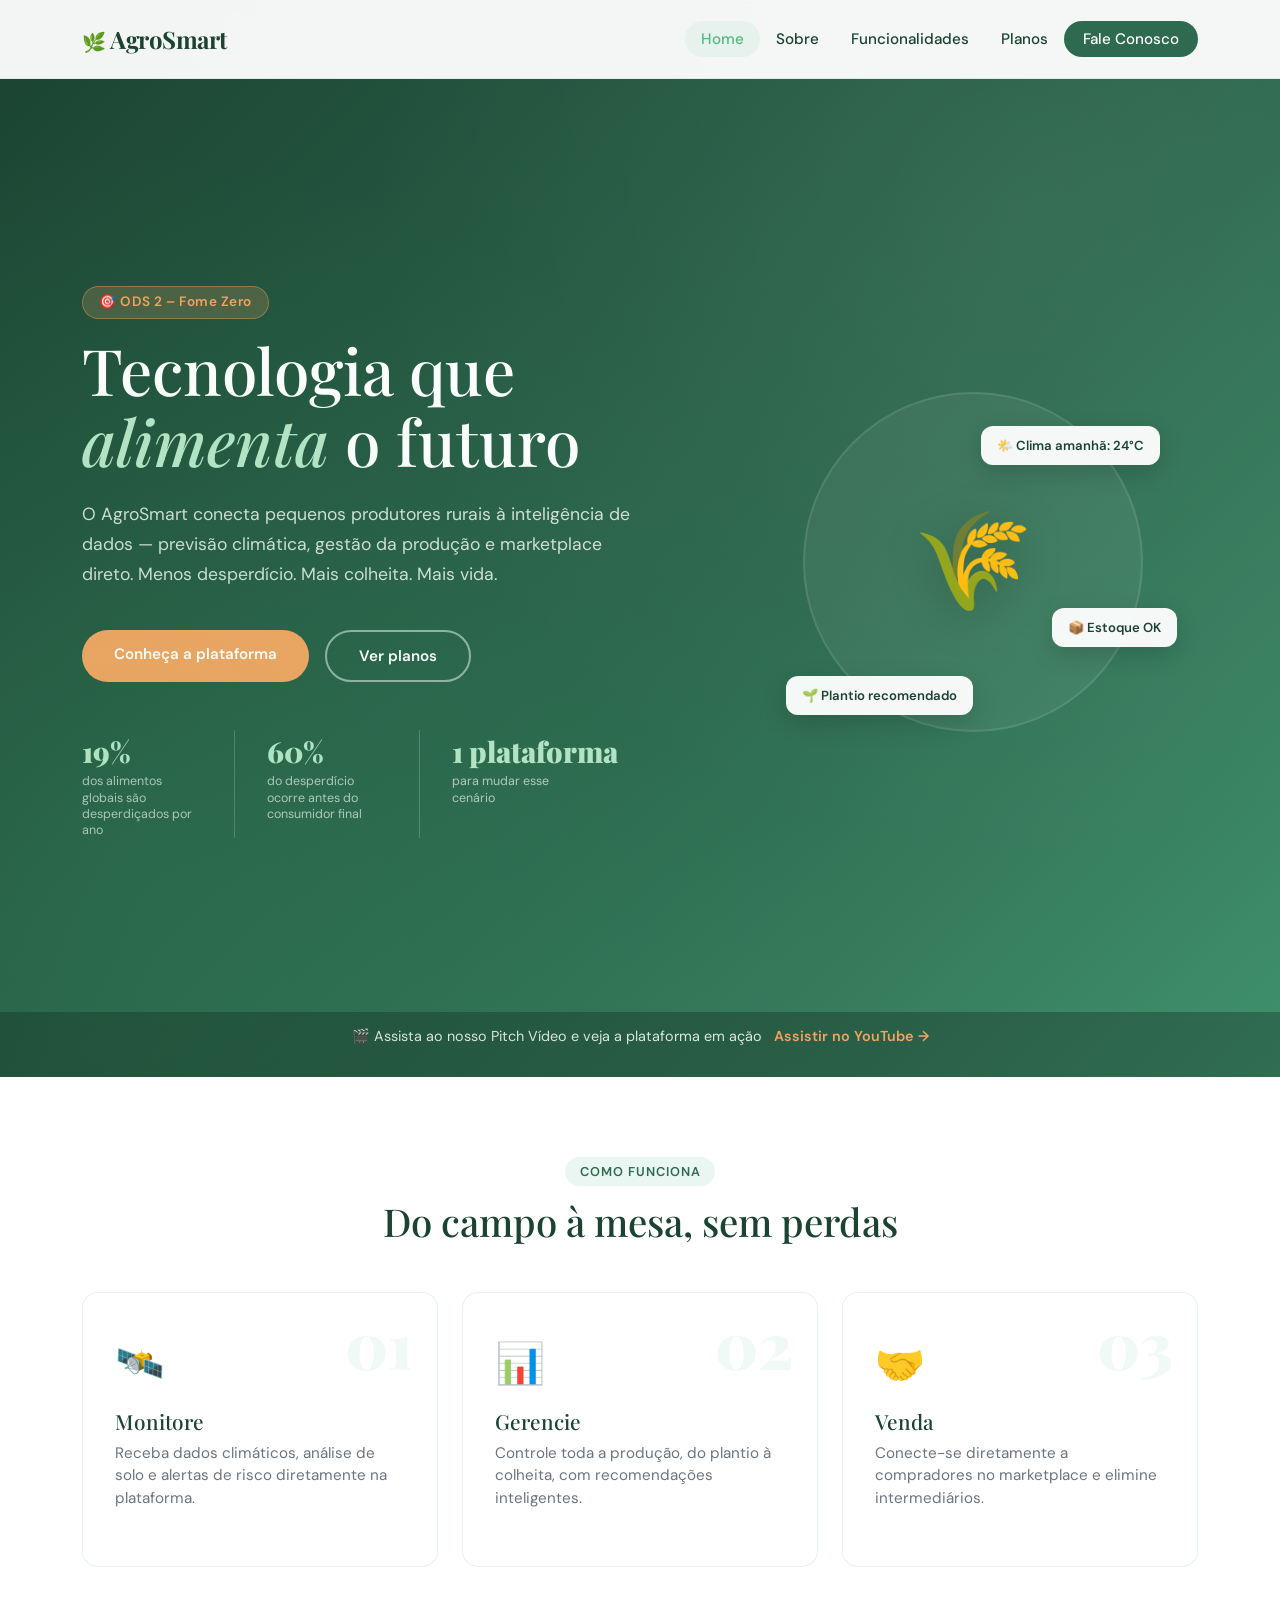
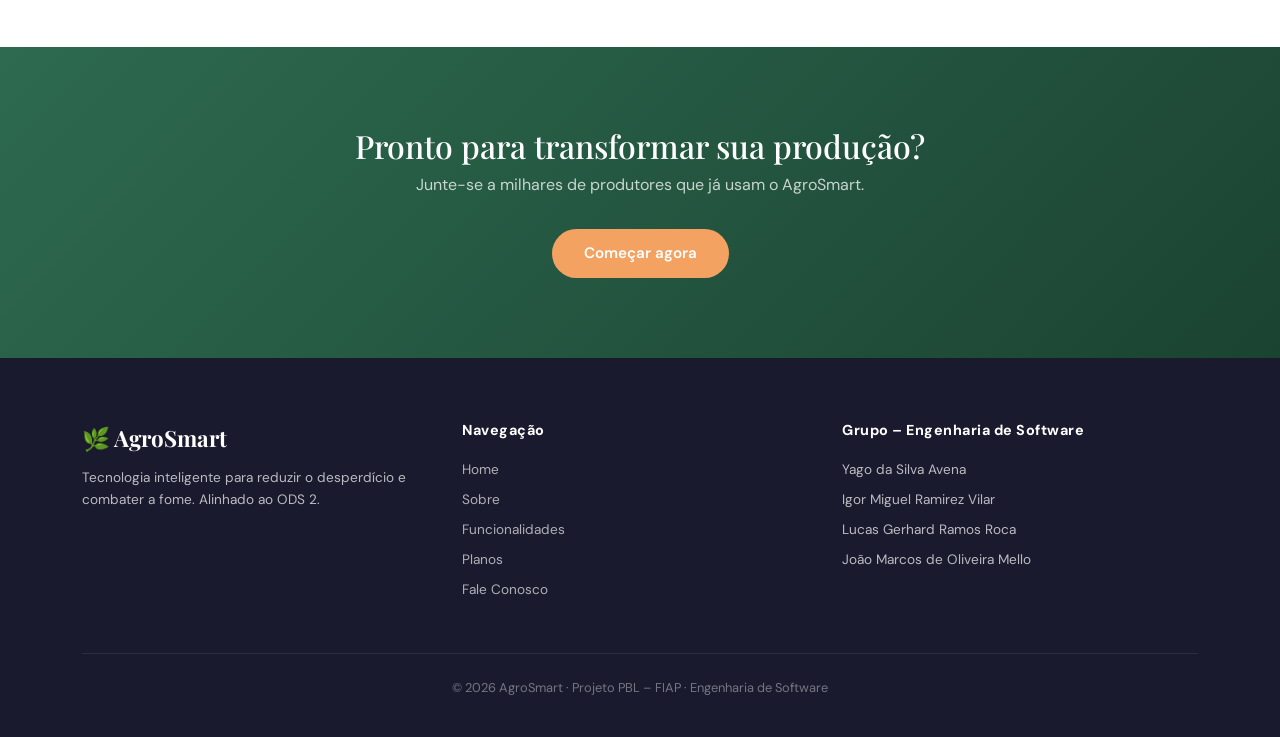
<file: index.html>
<!DOCTYPE html>
<html lang="pt-BR">
<head>
  <meta charset="UTF-8" />
  <meta name="viewport" content="width=device-width, initial-scale=1.0"/>
  <title>AgroSmart – Tecnologia para o Campo</title>
  <link href="https://cdn.jsdelivr.net/npm/bootstrap@5.3.3/dist/css/bootstrap.min.css" rel="stylesheet"/>
  <link href="https://fonts.googleapis.com/css2?family=Playfair+Display:wght@700;900&family=DM+Sans:wght@300;400;500;600&display=swap" rel="stylesheet"/>
  <link rel="stylesheet" href="style.css"/>
</head>
<body>

<!-- NAVBAR -->
<nav class="navbar navbar-expand-lg fixed-top" id="mainNav">
  <div class="container">
    <a class="navbar-brand" href="index.html">
      <span class="brand-icon">🌿</span> AgroSmart
    </a>
    <button class="navbar-toggler" type="button" data-bs-toggle="collapse" data-bs-target="#navMenu">
      <span class="navbar-toggler-icon"></span>
    </button>
    <div class="collapse navbar-collapse" id="navMenu">
      <ul class="navbar-nav ms-auto">
        <li class="nav-item"><a class="nav-link active" href="index.html">Home</a></li>
        <li class="nav-item"><a class="nav-link" href="sobre.html">Sobre</a></li>
        <li class="nav-item"><a class="nav-link" href="funcionalidades.html">Funcionalidades</a></li>
        <li class="nav-item"><a class="nav-link" href="planos.html">Planos</a></li>
        <li class="nav-item"><a class="nav-link btn-nav" href="contato.html">Fale Conosco</a></li>
      </ul>
    </div>
  </div>
</nav>

<!-- HERO -->
<section class="hero-section">
  <div class="hero-bg-pattern"></div>
  <div class="container hero-content">
    <div class="row align-items-center min-vh-100">
      <div class="col-lg-7 hero-text">
        <div class="ods-badge mb-3">🎯 ODS 2 – Fome Zero</div>
        <h1 class="hero-title">Tecnologia que <span class="highlight">alimenta</span> o futuro</h1>
        <p class="hero-sub">O AgroSmart conecta pequenos produtores rurais à inteligência de dados — previsão climática, gestão da produção e marketplace direto. Menos desperdício. Mais colheita. Mais vida.</p>
        <div class="hero-actions">
          <a href="funcionalidades.html" class="btn btn-primary-custom">Conheça a plataforma</a>
          <a href="planos.html" class="btn btn-outline-custom">Ver planos</a>
        </div>
        <div class="hero-stats mt-5">
          <div class="stat-item">
            <span class="stat-num">19%</span>
            <span class="stat-label">dos alimentos globais são desperdiçados por ano</span>
          </div>
          <div class="stat-divider"></div>
          <div class="stat-item">
            <span class="stat-num">60%</span>
            <span class="stat-label">do desperdício ocorre antes do consumidor final</span>
          </div>
          <div class="stat-divider"></div>
          <div class="stat-item">
            <span class="stat-num">1 plataforma</span>
            <span class="stat-label">para mudar esse cenário</span>
          </div>
        </div>
      </div>
      <div class="col-lg-5 d-none d-lg-flex justify-content-center">
        <div class="hero-illustration">
          <div class="circle-bg"></div>
          <div class="floating-card card-1">🌤️ Clima amanhã: 24°C</div>
          <div class="floating-card card-2">📦 Estoque OK</div>
          <div class="floating-card card-3">🌱 Plantio recomendado</div>
          <div class="hero-icon-main">🌾</div>
        </div>
      </div>
    </div>
  </div>
  <!-- Pitch Video Banner -->
  <div class="pitch-banner">
    <div class="container text-center">
      <p>🎬 Assista ao nosso Pitch Vídeo e veja a plataforma em ação &nbsp;
        <a href="https://www.youtube.com" target="_blank" class="pitch-link">Assistir no YouTube →</a>
      </p>
    </div>
  </div>
</section>

<!-- COMO FUNCIONA -->
<section class="section-how py-6">
  <div class="container">
    <div class="section-header text-center mb-5">
      <span class="section-tag">Como funciona</span>
      <h2 class="section-title">Do campo à mesa, sem perdas</h2>
    </div>
    <div class="row g-4">
      <div class="col-md-4">
        <div class="step-card">
          <div class="step-number">01</div>
          <div class="step-icon">🛰️</div>
          <h4>Monitore</h4>
          <p>Receba dados climáticos, análise de solo e alertas de risco diretamente na plataforma.</p>
        </div>
      </div>
      <div class="col-md-4">
        <div class="step-card">
          <div class="step-number">02</div>
          <div class="step-icon">📊</div>
          <h4>Gerencie</h4>
          <p>Controle toda a produção, do plantio à colheita, com recomendações inteligentes.</p>
        </div>
      </div>
      <div class="col-md-4">
        <div class="step-card">
          <div class="step-number">03</div>
          <div class="step-icon">🤝</div>
          <h4>Venda</h4>
          <p>Conecte-se diretamente a compradores no marketplace e elimine intermediários.</p>
        </div>
      </div>
    </div>
  </div>
</section>

<!-- CTA -->
<section class="cta-section py-6">
  <div class="container text-center">
    <h2>Pronto para transformar sua produção?</h2>
    <p>Junte-se a milhares de produtores que já usam o AgroSmart.</p>
    <a href="planos.html" class="btn btn-primary-custom mt-3">Começar agora</a>
  </div>
</section>

<!-- FOOTER -->
<footer class="footer">
  <div class="container">
    <div class="row">
      <div class="col-md-4">
        <div class="footer-brand">🌿 AgroSmart</div>
        <p class="footer-desc">Tecnologia inteligente para reduzir o desperdício e combater a fome. Alinhado ao ODS 2.</p>
      </div>
      <div class="col-md-4">
        <h6>Navegação</h6>
        <ul class="footer-links">
          <li><a href="index.html">Home</a></li>
          <li><a href="sobre.html">Sobre</a></li>
          <li><a href="funcionalidades.html">Funcionalidades</a></li>
          <li><a href="planos.html">Planos</a></li>
          <li><a href="contato.html">Fale Conosco</a></li>
        </ul>
      </div>
      <div class="col-md-4">
        <h6>Grupo – Engenharia de Software</h6>
        <ul class="footer-team">
          <li>Yago da Silva Avena</li>
          <li>Igor Miguel Ramirez Vilar</li>
          <li>Lucas Gerhard Ramos Roca</li>
          <li>João Marcos de Oliveira Mello</li>
        </ul>
      </div>
    </div>
    <div class="footer-bottom">
      <p>© 2026 AgroSmart · Projeto PBL – FIAP · Engenharia de Software</p>
    </div>
  </div>
</footer>

<script src="https://cdn.jsdelivr.net/npm/bootstrap@5.3.3/dist/js/bootstrap.bundle.min.js"></script>
<script src="main.js"></script>
</body>
</html>
</file>
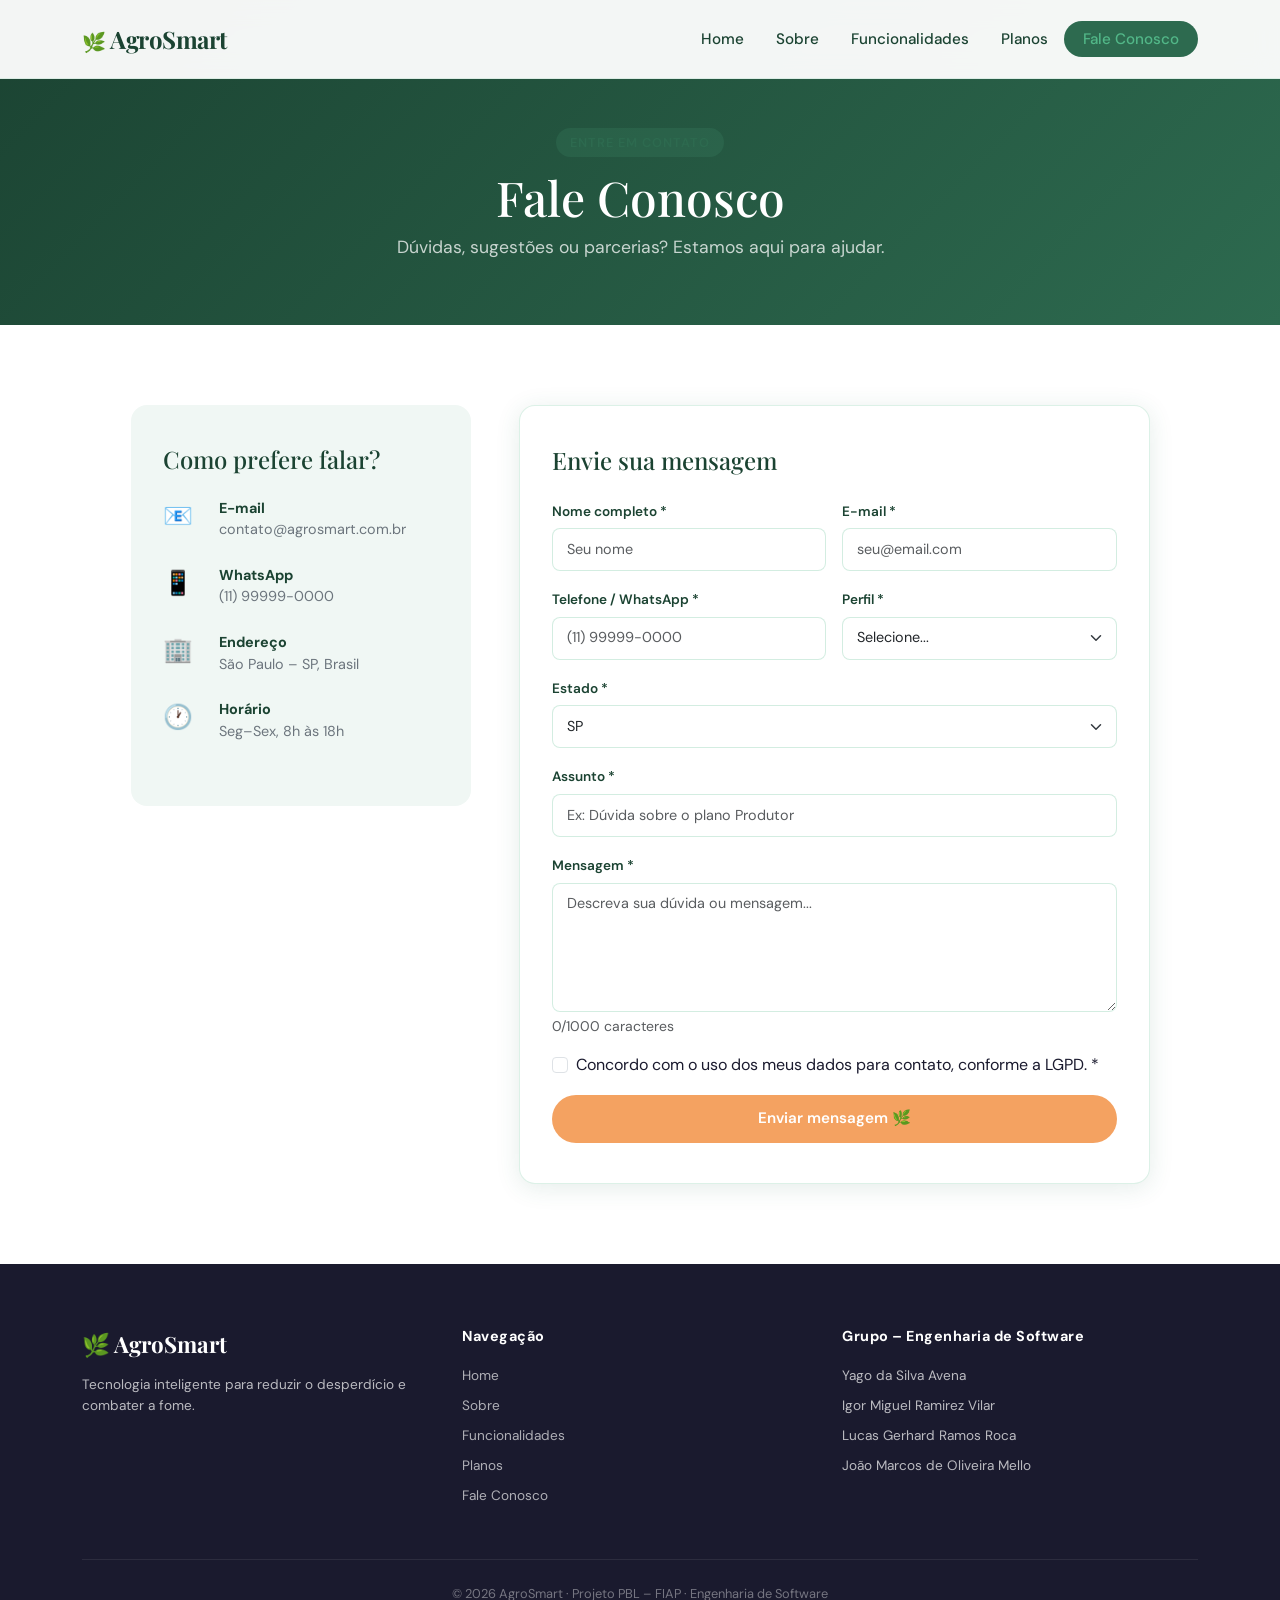
<file: contato.html>
<!DOCTYPE html>
<html lang="pt-BR">
<head>
  <meta charset="UTF-8"/>
  <meta name="viewport" content="width=device-width, initial-scale=1.0"/>
  <title>Fale Conosco – AgroSmart</title>
  <link href="https://cdn.jsdelivr.net/npm/bootstrap@5.3.3/dist/css/bootstrap.min.css" rel="stylesheet"/>
  <link href="https://fonts.googleapis.com/css2?family=Playfair+Display:wght@700;900&family=DM+Sans:wght@300;400;500;600&display=swap" rel="stylesheet"/>
  <link rel="stylesheet" href="style.css"/>
</head>
<body>

<nav class="navbar navbar-expand-lg fixed-top" id="mainNav">
  <div class="container">
    <a class="navbar-brand" href="index.html"><span class="brand-icon">🌿</span> AgroSmart</a>
    <button class="navbar-toggler" type="button" data-bs-toggle="collapse" data-bs-target="#navMenu">
      <span class="navbar-toggler-icon"></span>
    </button>
    <div class="collapse navbar-collapse" id="navMenu">
      <ul class="navbar-nav ms-auto">
        <li class="nav-item"><a class="nav-link" href="index.html">Home</a></li>
        <li class="nav-item"><a class="nav-link" href="sobre.html">Sobre</a></li>
        <li class="nav-item"><a class="nav-link" href="funcionalidades.html">Funcionalidades</a></li>
        <li class="nav-item"><a class="nav-link" href="planos.html">Planos</a></li>
        <li class="nav-item"><a class="nav-link btn-nav active" href="contato.html">Fale Conosco</a></li>
      </ul>
    </div>
  </div>
</nav>

<section class="page-header">
  <div class="container text-center">
    <span class="section-tag">Entre em contato</span>
    <h1 class="page-title">Fale Conosco</h1>
    <p class="page-sub">Dúvidas, sugestões ou parcerias? Estamos aqui para ajudar.</p>
  </div>
</section>

<section class="py-6">
  <div class="container">
    <div class="row g-5 justify-content-center">

      <!-- Info -->
      <div class="col-lg-4">
        <div class="contact-info">
          <h4 class="mb-4">Como prefere falar?</h4>
          <div class="contact-item">
            <div class="ci-icon">📧</div>
            <div>
              <strong>E-mail</strong>
              <p>contato@agrosmart.com.br</p>
            </div>
          </div>
          <div class="contact-item">
            <div class="ci-icon">📱</div>
            <div>
              <strong>WhatsApp</strong>
              <p>(11) 99999-0000</p>
            </div>
          </div>
          <div class="contact-item">
            <div class="ci-icon">🏢</div>
            <div>
              <strong>Endereço</strong>
              <p>São Paulo – SP, Brasil</p>
            </div>
          </div>
          <div class="contact-item">
            <div class="ci-icon">🕐</div>
            <div>
              <strong>Horário</strong>
              <p>Seg–Sex, 8h às 18h</p>
            </div>
          </div>
        </div>
      </div>

      <!-- Formulário -->
      <div class="col-lg-7">
        <div class="contact-form-card">
          <h4 class="mb-4">Envie sua mensagem</h4>
          <div id="successMsg" class="alert alert-success d-none" role="alert">
            ✅ Mensagem enviada com sucesso! Entraremos em contato em breve.
          </div>

          <form id="contactForm" novalidate>

            <div class="row g-3">
              <div class="col-md-6">
                <label for="nome" class="form-label">Nome completo *</label>
                <input
                  type="text"
                  class="form-control"
                  id="nome"
                  name="nome"
                  placeholder="Seu nome"
                  minlength="3"
                  maxlength="100"
                  required
                />
                <div class="invalid-feedback">Por favor, informe seu nome completo.</div>
              </div>

              <div class="col-md-6">
                <label for="email" class="form-label">E-mail *</label>
                <input
                  type="email"
                  class="form-control"
                  id="email"
                  name="email"
                  placeholder="seu@email.com"
                  required
                />
                <div class="invalid-feedback">Por favor, informe um e-mail válido.</div>
              </div>

              <div class="col-md-6">
                <label for="telefone" class="form-label">Telefone / WhatsApp *</label>
                <input
                  type="tel"
                  class="form-control"
                  id="telefone"
                  name="telefone"
                  placeholder="(11) 99999-0000"
                  pattern="(\(?\d{2}\)?\s?)(\d{4,5}-?\d{4})"
                  required
                />
                <div class="invalid-feedback">Informe um telefone válido com DDD.</div>
              </div>

              <div class="col-md-6">
                <label for="perfil" class="form-label">Perfil *</label>
                <select class="form-select" id="perfil" name="perfil" required>
                  <option value="" disabled selected>Selecione...</option>
                  <option value="produtor">Pequeno Produtor Rural</option>
                  <option value="agricultor">Agricultor Familiar</option>
                  <option value="cooperativa">Cooperativa Agrícola</option>
                  <option value="distribuidor">Distribuidor</option>
                  <option value="governo">Governo / Instituição</option>
                  <option value="outro">Outro</option>
                </select>
                <div class="invalid-feedback">Por favor, selecione seu perfil.</div>
              </div>

              <div class="col-12">
                <label for="estado" class="form-label">Estado *</label>
                <select class="form-select" id="estado" name="estado" required>
                  <option value="" disabled selected>Selecione seu estado</option>
                  <option>AC</option><option>AL</option><option>AP</option><option>AM</option>
                  <option>BA</option><option>CE</option><option>DF</option><option>ES</option>
                  <option>GO</option><option>MA</option><option>MT</option><option>MS</option>
                  <option>MG</option><option>PA</option><option>PB</option><option>PR</option>
                  <option>PE</option><option>PI</option><option>RJ</option><option>RN</option>
                  <option>RS</option><option>RO</option><option>RR</option><option>SC</option>
                  <option selected>SP</option><option>SE</option><option>TO</option>
                </select>
                <div class="invalid-feedback">Por favor, selecione seu estado.</div>
              </div>

              <div class="col-12">
                <label for="assunto" class="form-label">Assunto *</label>
                <input
                  type="text"
                  class="form-control"
                  id="assunto"
                  name="assunto"
                  placeholder="Ex: Dúvida sobre o plano Produtor"
                  minlength="5"
                  maxlength="150"
                  required
                />
                <div class="invalid-feedback">Por favor, informe o assunto.</div>
              </div>

              <div class="col-12">
                <label for="mensagem" class="form-label">Mensagem *</label>
                <textarea
                  class="form-control"
                  id="mensagem"
                  name="mensagem"
                  rows="5"
                  placeholder="Descreva sua dúvida ou mensagem..."
                  minlength="20"
                  maxlength="1000"
                  required
                ></textarea>
                <div class="invalid-feedback">A mensagem deve ter pelo menos 20 caracteres.</div>
                <div class="form-text" id="charCount">0/1000 caracteres</div>
              </div>

              <div class="col-12">
                <div class="form-check">
                  <input class="form-check-input" type="checkbox" id="lgpd" name="lgpd" required/>
                  <label class="form-check-label" for="lgpd">
                    Concordo com o uso dos meus dados para contato, conforme a LGPD. *
                  </label>
                  <div class="invalid-feedback">Você deve aceitar os termos para continuar.</div>
                </div>
              </div>

              <div class="col-12">
                <button type="submit" class="btn btn-primary-custom w-100">
                  Enviar mensagem 🌿
                </button>
              </div>
            </div>

          </form>
        </div>
      </div>

    </div>
  </div>
</section>

<footer class="footer">
  <div class="container">
    <div class="row">
      <div class="col-md-4">
        <div class="footer-brand">🌿 AgroSmart</div>
        <p class="footer-desc">Tecnologia inteligente para reduzir o desperdício e combater a fome.</p>
      </div>
      <div class="col-md-4">
        <h6>Navegação</h6>
        <ul class="footer-links">
          <li><a href="index.html">Home</a></li>
          <li><a href="sobre.html">Sobre</a></li>
          <li><a href="funcionalidades.html">Funcionalidades</a></li>
          <li><a href="planos.html">Planos</a></li>
          <li><a href="contato.html">Fale Conosco</a></li>
        </ul>
      </div>
      <div class="col-md-4">
        <h6>Grupo – Engenharia de Software</h6>
        <ul class="footer-team">
          <li>Yago da Silva Avena</li>
          <li>Igor Miguel Ramirez Vilar</li>
          <li>Lucas Gerhard Ramos Roca</li>
          <li>João Marcos de Oliveira Mello</li>
        </ul>
      </div>
    </div>
    <div class="footer-bottom">
      <p>© 2026 AgroSmart · Projeto PBL – FIAP · Engenharia de Software</p>
    </div>
  </div>
</footer>

<script src="https://cdn.jsdelivr.net/npm/bootstrap@5.3.3/dist/js/bootstrap.bundle.min.js"></script>
<script src="main.js"></script>
</body>
</html>
</file>
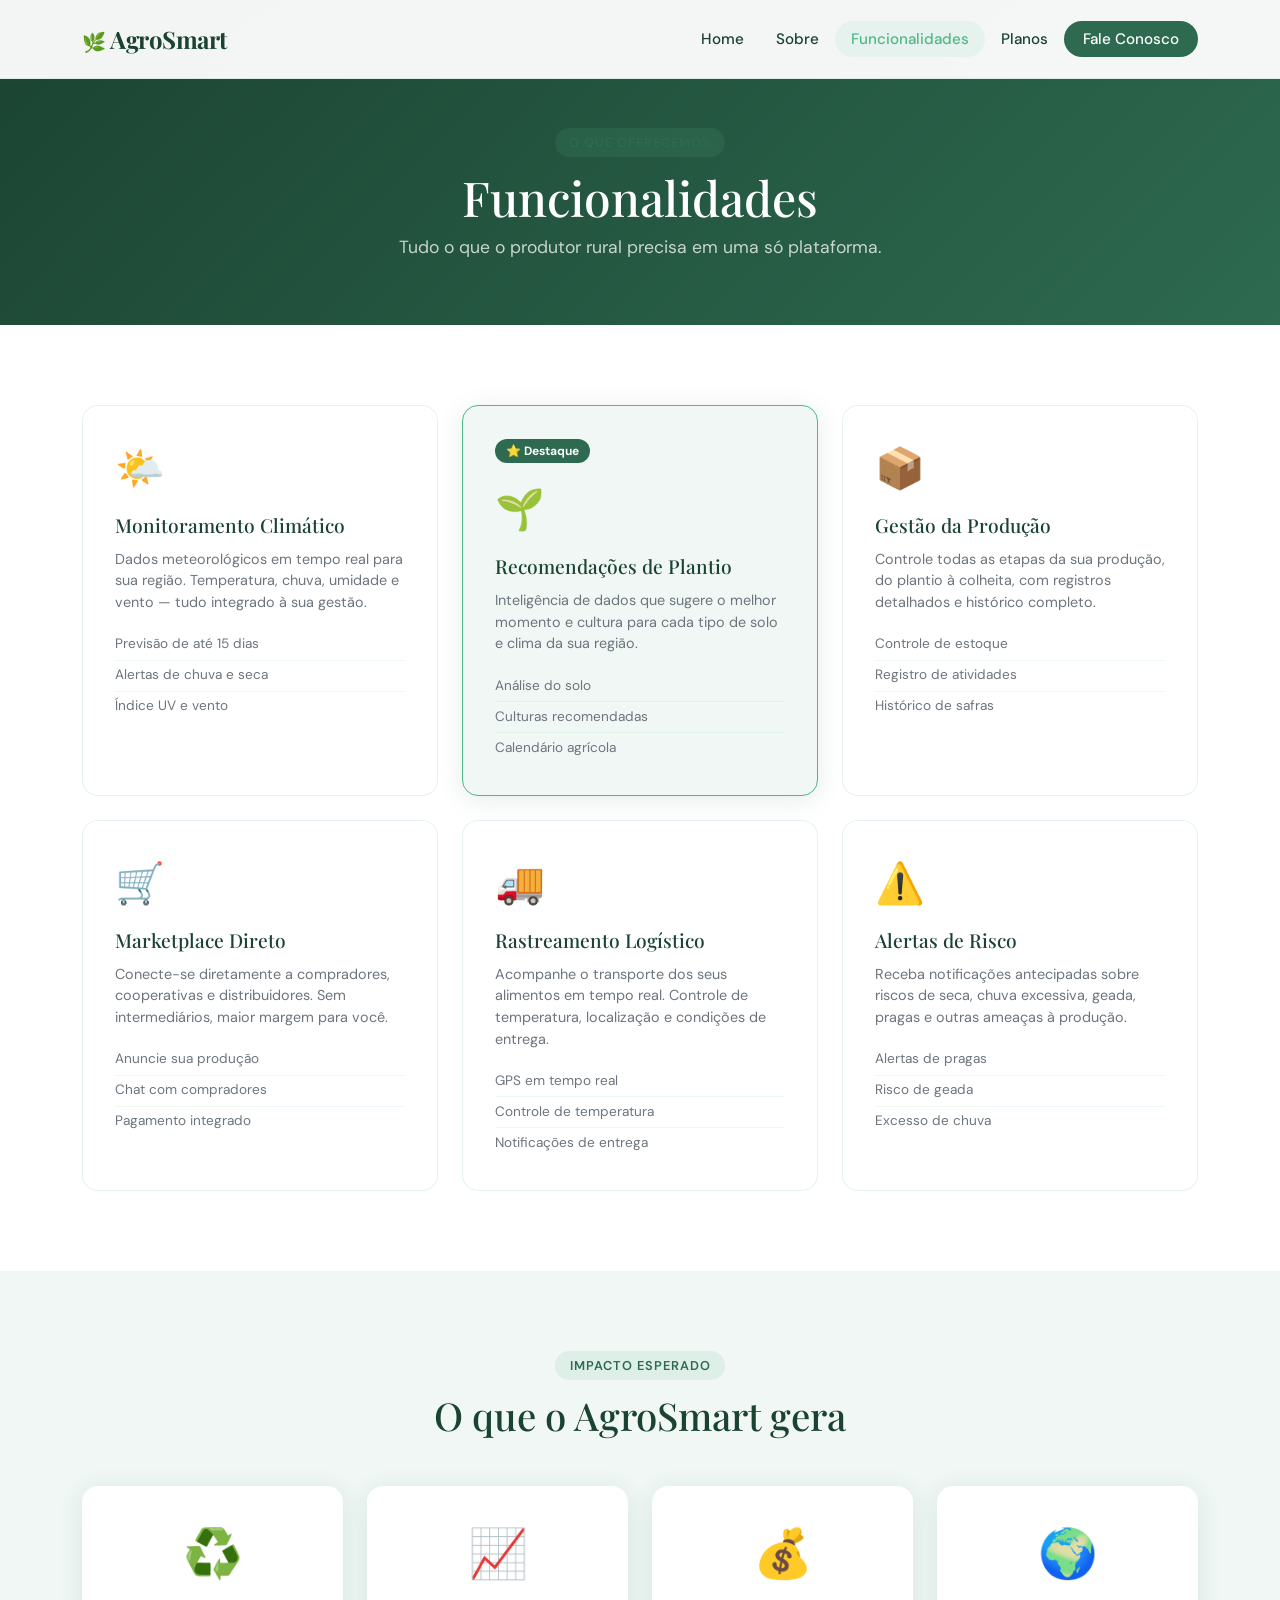
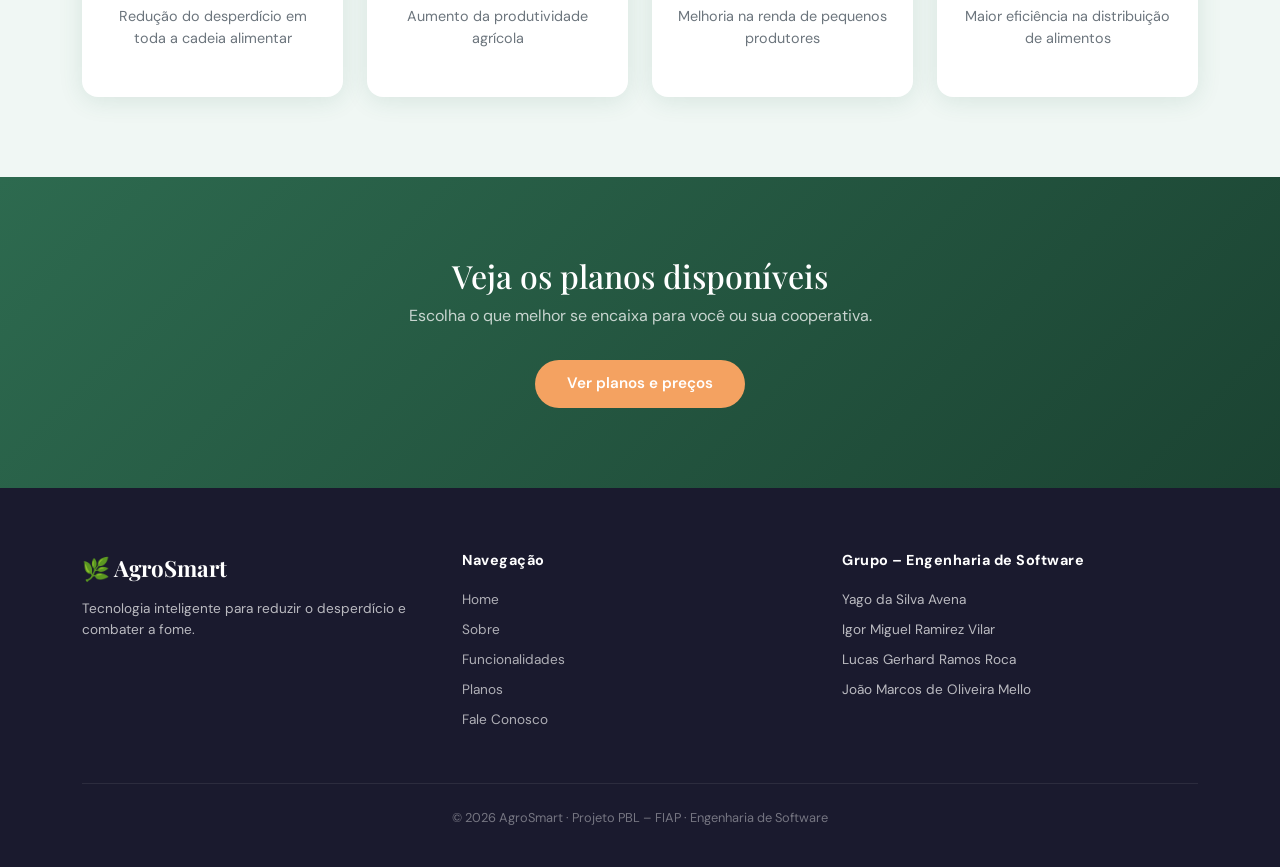
<file: funcionalidades.html>
<!DOCTYPE html>
<html lang="pt-BR">
<head>
  <meta charset="UTF-8"/>
  <meta name="viewport" content="width=device-width, initial-scale=1.0"/>
  <title>Funcionalidades – AgroSmart</title>
  <link href="https://cdn.jsdelivr.net/npm/bootstrap@5.3.3/dist/css/bootstrap.min.css" rel="stylesheet"/>
  <link href="https://fonts.googleapis.com/css2?family=Playfair+Display:wght@700;900&family=DM+Sans:wght@300;400;500;600&display=swap" rel="stylesheet"/>
  <link rel="stylesheet" href="style.css"/>
</head>
<body>

<nav class="navbar navbar-expand-lg fixed-top" id="mainNav">
  <div class="container">
    <a class="navbar-brand" href="index.html"><span class="brand-icon">🌿</span> AgroSmart</a>
    <button class="navbar-toggler" type="button" data-bs-toggle="collapse" data-bs-target="#navMenu">
      <span class="navbar-toggler-icon"></span>
    </button>
    <div class="collapse navbar-collapse" id="navMenu">
      <ul class="navbar-nav ms-auto">
        <li class="nav-item"><a class="nav-link" href="index.html">Home</a></li>
        <li class="nav-item"><a class="nav-link" href="sobre.html">Sobre</a></li>
        <li class="nav-item"><a class="nav-link active" href="funcionalidades.html">Funcionalidades</a></li>
        <li class="nav-item"><a class="nav-link" href="planos.html">Planos</a></li>
        <li class="nav-item"><a class="nav-link btn-nav" href="contato.html">Fale Conosco</a></li>
      </ul>
    </div>
  </div>
</nav>

<section class="page-header">
  <div class="container text-center">
    <span class="section-tag">O que oferecemos</span>
    <h1 class="page-title">Funcionalidades</h1>
    <p class="page-sub">Tudo o que o produtor rural precisa em uma só plataforma.</p>
  </div>
</section>

<!-- FUNCIONALIDADES GRID -->
<section class="py-6">
  <div class="container">
    <div class="row g-4">

      <div class="col-md-6 col-lg-4">
        <div class="feature-card">
          <div class="feat-icon">🌤️</div>
          <h4>Monitoramento Climático</h4>
          <p>Dados meteorológicos em tempo real para sua região. Temperatura, chuva, umidade e vento — tudo integrado à sua gestão.</p>
          <ul class="feat-list">
            <li>Previsão de até 15 dias</li>
            <li>Alertas de chuva e seca</li>
            <li>Índice UV e vento</li>
          </ul>
        </div>
      </div>

      <div class="col-md-6 col-lg-4">
        <div class="feature-card featured">
          <div class="feat-badge">⭐ Destaque</div>
          <div class="feat-icon">🌱</div>
          <h4>Recomendações de Plantio</h4>
          <p>Inteligência de dados que sugere o melhor momento e cultura para cada tipo de solo e clima da sua região.</p>
          <ul class="feat-list">
            <li>Análise do solo</li>
            <li>Culturas recomendadas</li>
            <li>Calendário agrícola</li>
          </ul>
        </div>
      </div>

      <div class="col-md-6 col-lg-4">
        <div class="feature-card">
          <div class="feat-icon">📦</div>
          <h4>Gestão da Produção</h4>
          <p>Controle todas as etapas da sua produção, do plantio à colheita, com registros detalhados e histórico completo.</p>
          <ul class="feat-list">
            <li>Controle de estoque</li>
            <li>Registro de atividades</li>
            <li>Histórico de safras</li>
          </ul>
        </div>
      </div>

      <div class="col-md-6 col-lg-4">
        <div class="feature-card">
          <div class="feat-icon">🛒</div>
          <h4>Marketplace Direto</h4>
          <p>Conecte-se diretamente a compradores, cooperativas e distribuidores. Sem intermediários, maior margem para você.</p>
          <ul class="feat-list">
            <li>Anuncie sua produção</li>
            <li>Chat com compradores</li>
            <li>Pagamento integrado</li>
          </ul>
        </div>
      </div>

      <div class="col-md-6 col-lg-4">
        <div class="feature-card">
          <div class="feat-icon">🚚</div>
          <h4>Rastreamento Logístico</h4>
          <p>Acompanhe o transporte dos seus alimentos em tempo real. Controle de temperatura, localização e condições de entrega.</p>
          <ul class="feat-list">
            <li>GPS em tempo real</li>
            <li>Controle de temperatura</li>
            <li>Notificações de entrega</li>
          </ul>
        </div>
      </div>

      <div class="col-md-6 col-lg-4">
        <div class="feature-card">
          <div class="feat-icon">⚠️</div>
          <h4>Alertas de Risco</h4>
          <p>Receba notificações antecipadas sobre riscos de seca, chuva excessiva, geada, pragas e outras ameaças à produção.</p>
          <ul class="feat-list">
            <li>Alertas de pragas</li>
            <li>Risco de geada</li>
            <li>Excesso de chuva</li>
          </ul>
        </div>
      </div>

    </div>
  </div>
</section>

<!-- IMPACTO -->
<section class="py-6 bg-light-green">
  <div class="container">
    <div class="section-header text-center mb-5">
      <span class="section-tag">Impacto esperado</span>
      <h2 class="section-title">O que o AgroSmart gera</h2>
    </div>
    <div class="row g-4 text-center">
      <div class="col-md-3">
        <div class="impact-card">
          <div class="impact-icon">♻️</div>
          <p>Redução do desperdício em toda a cadeia alimentar</p>
        </div>
      </div>
      <div class="col-md-3">
        <div class="impact-card">
          <div class="impact-icon">📈</div>
          <p>Aumento da produtividade agrícola</p>
        </div>
      </div>
      <div class="col-md-3">
        <div class="impact-card">
          <div class="impact-icon">💰</div>
          <p>Melhoria na renda de pequenos produtores</p>
        </div>
      </div>
      <div class="col-md-3">
        <div class="impact-card">
          <div class="impact-icon">🌍</div>
          <p>Maior eficiência na distribuição de alimentos</p>
        </div>
      </div>
    </div>
  </div>
</section>

<!-- CTA -->
<section class="cta-section py-6">
  <div class="container text-center">
    <h2>Veja os planos disponíveis</h2>
    <p>Escolha o que melhor se encaixa para você ou sua cooperativa.</p>
    <a href="planos.html" class="btn btn-primary-custom mt-3">Ver planos e preços</a>
  </div>
</section>

<footer class="footer">
  <div class="container">
    <div class="row">
      <div class="col-md-4">
        <div class="footer-brand">🌿 AgroSmart</div>
        <p class="footer-desc">Tecnologia inteligente para reduzir o desperdício e combater a fome.</p>
      </div>
      <div class="col-md-4">
        <h6>Navegação</h6>
        <ul class="footer-links">
          <li><a href="index.html">Home</a></li>
          <li><a href="sobre.html">Sobre</a></li>
          <li><a href="funcionalidades.html">Funcionalidades</a></li>
          <li><a href="planos.html">Planos</a></li>
          <li><a href="contato.html">Fale Conosco</a></li>
        </ul>
      </div>
      <div class="col-md-4">
        <h6>Grupo – Engenharia de Software</h6>
        <ul class="footer-team">
          <li>Yago da Silva Avena</li>
          <li>Igor Miguel Ramirez Vilar</li>
          <li>Lucas Gerhard Ramos Roca</li>
          <li>João Marcos de Oliveira Mello</li>
        </ul>
      </div>
    </div>
    <div class="footer-bottom">
      <p>© 2026 AgroSmart · Projeto PBL – FIAP · Engenharia de Software</p>
    </div>
  </div>
</footer>

<script src="https://cdn.jsdelivr.net/npm/bootstrap@5.3.3/dist/js/bootstrap.bundle.min.js"></script>
<script src="main.js"></script>
</body>
</html>
</file>
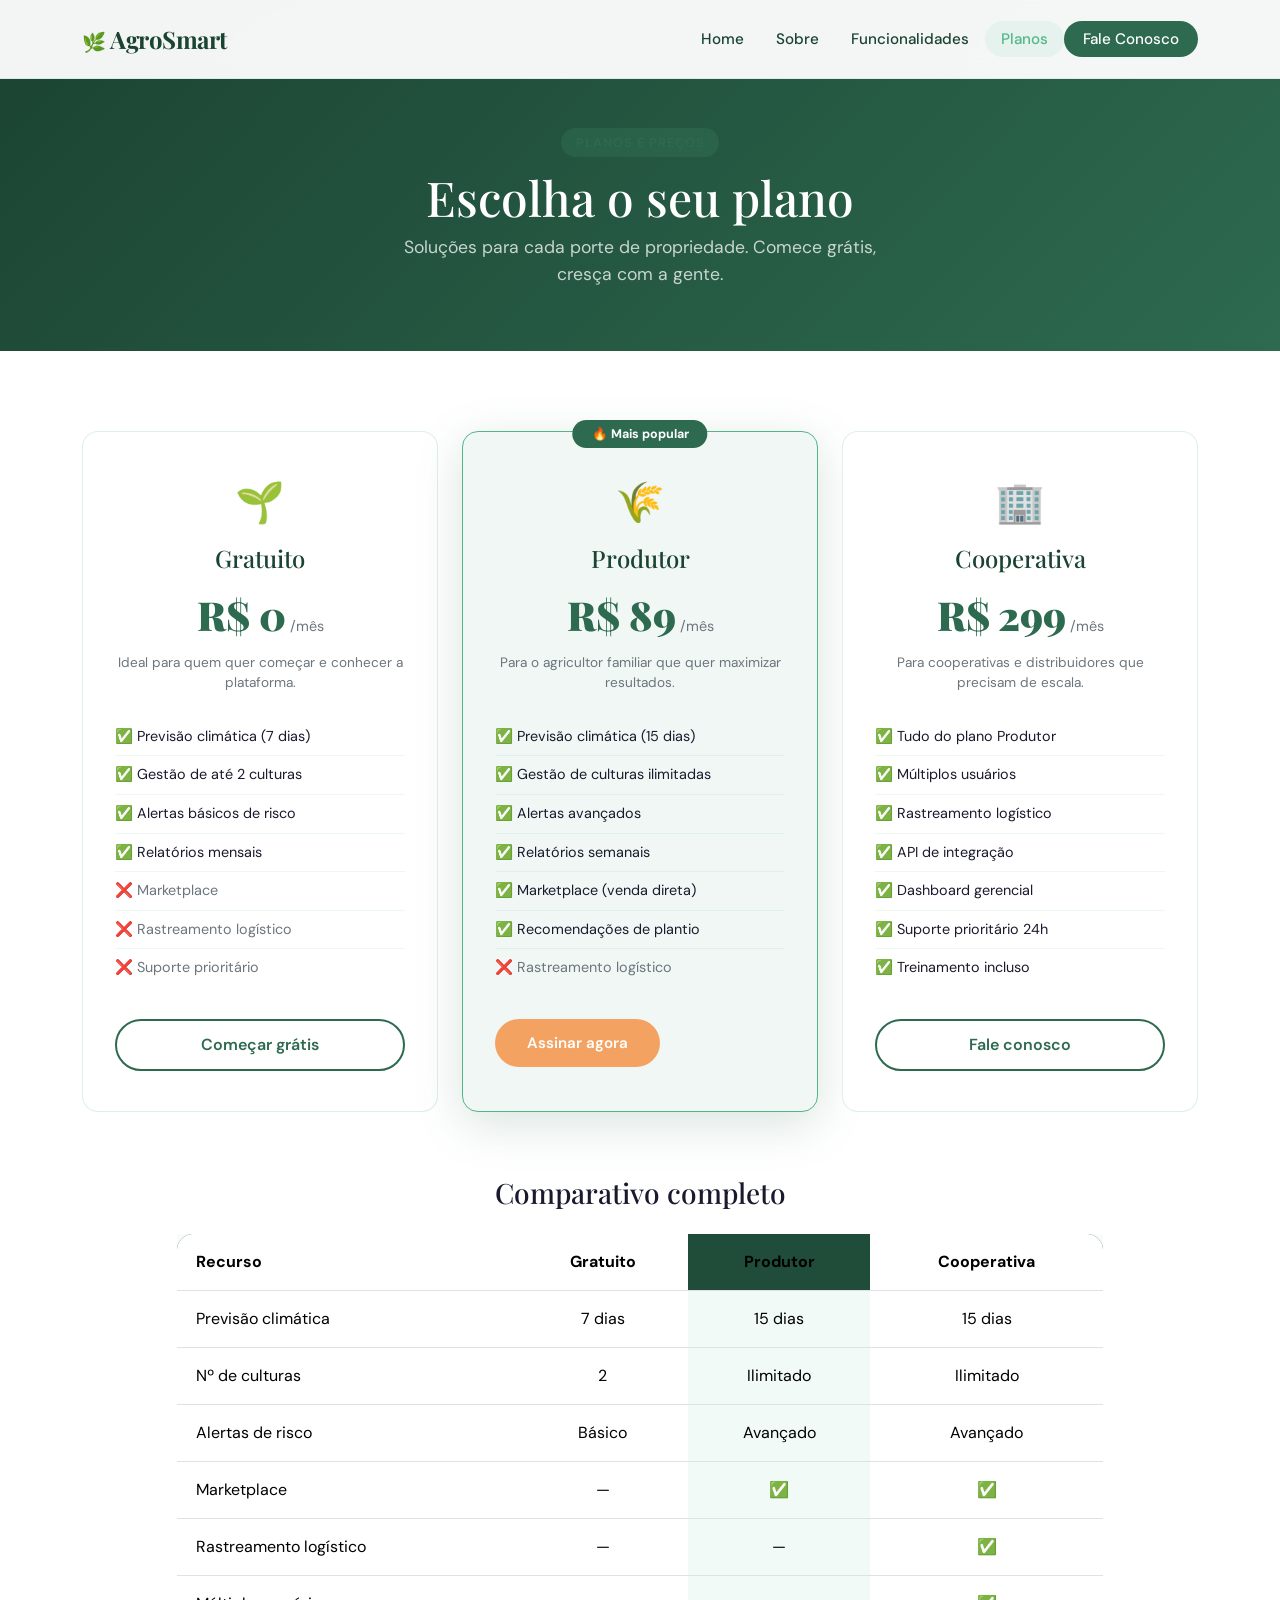
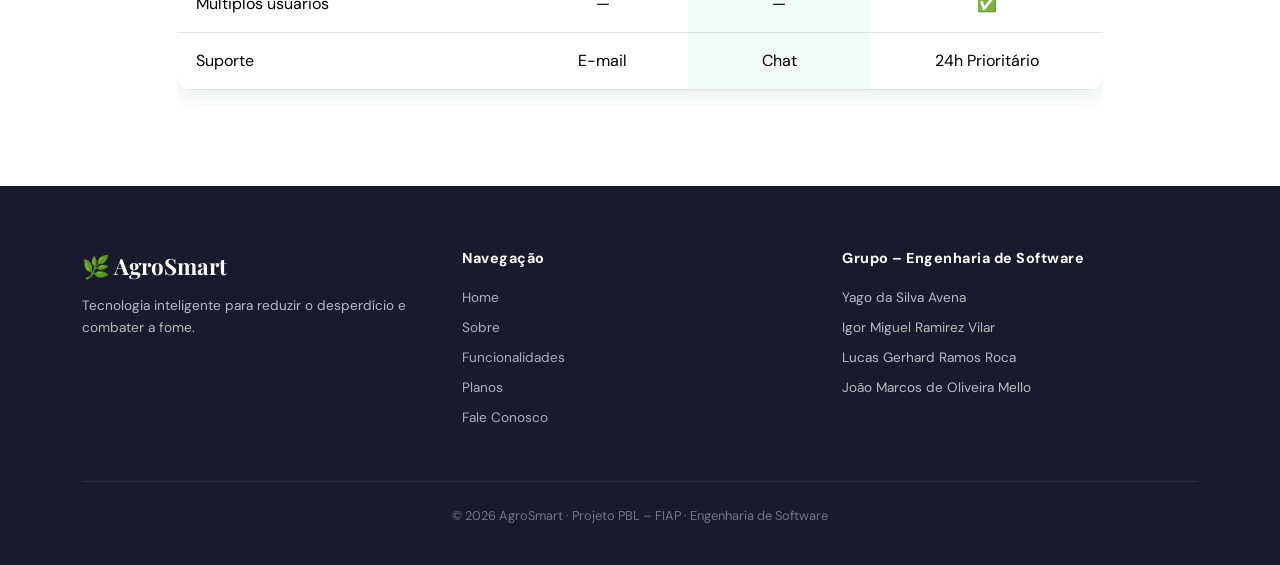
<file: planos.html>
<!DOCTYPE html>
<html lang="pt-BR">
<head>
  <meta charset="UTF-8"/>
  <meta name="viewport" content="width=device-width, initial-scale=1.0"/>
  <title>Planos – AgroSmart</title>
  <link href="https://cdn.jsdelivr.net/npm/bootstrap@5.3.3/dist/css/bootstrap.min.css" rel="stylesheet"/>
  <link href="https://fonts.googleapis.com/css2?family=Playfair+Display:wght@700;900&family=DM+Sans:wght@300;400;500;600&display=swap" rel="stylesheet"/>
  <link rel="stylesheet" href="style.css"/>
</head>
<body>

<nav class="navbar navbar-expand-lg fixed-top" id="mainNav">
  <div class="container">
    <a class="navbar-brand" href="index.html"><span class="brand-icon">🌿</span> AgroSmart</a>
    <button class="navbar-toggler" type="button" data-bs-toggle="collapse" data-bs-target="#navMenu">
      <span class="navbar-toggler-icon"></span>
    </button>
    <div class="collapse navbar-collapse" id="navMenu">
      <ul class="navbar-nav ms-auto">
        <li class="nav-item"><a class="nav-link" href="index.html">Home</a></li>
        <li class="nav-item"><a class="nav-link" href="sobre.html">Sobre</a></li>
        <li class="nav-item"><a class="nav-link" href="funcionalidades.html">Funcionalidades</a></li>
        <li class="nav-item"><a class="nav-link active" href="planos.html">Planos</a></li>
        <li class="nav-item"><a class="nav-link btn-nav" href="contato.html">Fale Conosco</a></li>
      </ul>
    </div>
  </div>
</nav>

<section class="page-header">
  <div class="container text-center">
    <span class="section-tag">Planos e preços</span>
    <h1 class="page-title">Escolha o seu plano</h1>
    <p class="page-sub">Soluções para cada porte de propriedade. Comece grátis, cresça com a gente.</p>
  </div>
</section>

<section class="py-6">
  <div class="container">
    <div class="row g-4 justify-content-center">

      <!-- Plano Gratuito -->
      <div class="col-md-4">
        <div class="plan-card">
          <div class="plan-header">
            <span class="plan-icon">🌱</span>
            <h3>Gratuito</h3>
            <div class="plan-price">
              <span class="price-value">R$ 0</span>
              <span class="price-period">/mês</span>
            </div>
            <p class="plan-desc">Ideal para quem quer começar e conhecer a plataforma.</p>
          </div>
          <ul class="plan-features">
            <li>✅ Previsão climática (7 dias)</li>
            <li>✅ Gestão de até 2 culturas</li>
            <li>✅ Alertas básicos de risco</li>
            <li>✅ Relatórios mensais</li>
            <li class="disabled">❌ Marketplace</li>
            <li class="disabled">❌ Rastreamento logístico</li>
            <li class="disabled">❌ Suporte prioritário</li>
          </ul>
          <a href="contato.html" class="btn btn-outline-plan">Começar grátis</a>
        </div>
      </div>

      <!-- Plano Produtor -->
      <div class="col-md-4">
        <div class="plan-card plan-popular">
          <div class="popular-badge">🔥 Mais popular</div>
          <div class="plan-header">
            <span class="plan-icon">🌾</span>
            <h3>Produtor</h3>
            <div class="plan-price">
              <span class="price-value">R$ 89</span>
              <span class="price-period">/mês</span>
            </div>
            <p class="plan-desc">Para o agricultor familiar que quer maximizar resultados.</p>
          </div>
          <ul class="plan-features">
            <li>✅ Previsão climática (15 dias)</li>
            <li>✅ Gestão de culturas ilimitadas</li>
            <li>✅ Alertas avançados</li>
            <li>✅ Relatórios semanais</li>
            <li>✅ Marketplace (venda direta)</li>
            <li>✅ Recomendações de plantio</li>
            <li class="disabled">❌ Rastreamento logístico</li>
          </ul>
          <a href="contato.html" class="btn btn-primary-custom">Assinar agora</a>
        </div>
      </div>

      <!-- Plano Cooperativa -->
      <div class="col-md-4">
        <div class="plan-card">
          <div class="plan-header">
            <span class="plan-icon">🏢</span>
            <h3>Cooperativa</h3>
            <div class="plan-price">
              <span class="price-value">R$ 299</span>
              <span class="price-period">/mês</span>
            </div>
            <p class="plan-desc">Para cooperativas e distribuidores que precisam de escala.</p>
          </div>
          <ul class="plan-features">
            <li>✅ Tudo do plano Produtor</li>
            <li>✅ Múltiplos usuários</li>
            <li>✅ Rastreamento logístico</li>
            <li>✅ API de integração</li>
            <li>✅ Dashboard gerencial</li>
            <li>✅ Suporte prioritário 24h</li>
            <li>✅ Treinamento incluso</li>
          </ul>
          <a href="contato.html" class="btn btn-outline-plan">Fale conosco</a>
        </div>
      </div>

    </div>

    <!-- Comparativo -->
    <div class="row mt-6 justify-content-center">
      <div class="col-lg-10">
        <h3 class="text-center mb-4">Comparativo completo</h3>
        <div class="table-responsive">
          <table class="table compare-table">
            <thead>
              <tr>
                <th>Recurso</th>
                <th class="text-center">Gratuito</th>
                <th class="text-center highlighted-col">Produtor</th>
                <th class="text-center">Cooperativa</th>
              </tr>
            </thead>
            <tbody>
              <tr><td>Previsão climática</td><td class="text-center">7 dias</td><td class="text-center highlighted-col">15 dias</td><td class="text-center">15 dias</td></tr>
              <tr><td>Nº de culturas</td><td class="text-center">2</td><td class="text-center highlighted-col">Ilimitado</td><td class="text-center">Ilimitado</td></tr>
              <tr><td>Alertas de risco</td><td class="text-center">Básico</td><td class="text-center highlighted-col">Avançado</td><td class="text-center">Avançado</td></tr>
              <tr><td>Marketplace</td><td class="text-center">—</td><td class="text-center highlighted-col">✅</td><td class="text-center">✅</td></tr>
              <tr><td>Rastreamento logístico</td><td class="text-center">—</td><td class="text-center highlighted-col">—</td><td class="text-center">✅</td></tr>
              <tr><td>Múltiplos usuários</td><td class="text-center">—</td><td class="text-center highlighted-col">—</td><td class="text-center">✅</td></tr>
              <tr><td>Suporte</td><td class="text-center">E-mail</td><td class="text-center highlighted-col">Chat</td><td class="text-center">24h Prioritário</td></tr>
            </tbody>
          </table>
        </div>
      </div>
    </div>
  </div>
</section>

<footer class="footer">
  <div class="container">
    <div class="row">
      <div class="col-md-4">
        <div class="footer-brand">🌿 AgroSmart</div>
        <p class="footer-desc">Tecnologia inteligente para reduzir o desperdício e combater a fome.</p>
      </div>
      <div class="col-md-4">
        <h6>Navegação</h6>
        <ul class="footer-links">
          <li><a href="index.html">Home</a></li>
          <li><a href="sobre.html">Sobre</a></li>
          <li><a href="funcionalidades.html">Funcionalidades</a></li>
          <li><a href="planos.html">Planos</a></li>
          <li><a href="contato.html">Fale Conosco</a></li>
        </ul>
      </div>
      <div class="col-md-4">
        <h6>Grupo – Engenharia de Software</h6>
        <ul class="footer-team">
          <li>Yago da Silva Avena</li>
          <li>Igor Miguel Ramirez Vilar</li>
          <li>Lucas Gerhard Ramos Roca</li>
          <li>João Marcos de Oliveira Mello</li>
        </ul>
      </div>
    </div>
    <div class="footer-bottom">
      <p>© 2026 AgroSmart · Projeto PBL – FIAP · Engenharia de Software</p>
    </div>
  </div>
</footer>

<script src="https://cdn.jsdelivr.net/npm/bootstrap@5.3.3/dist/js/bootstrap.bundle.min.js"></script>
<script src="main.js"></script>
</body>
</html>
</file>
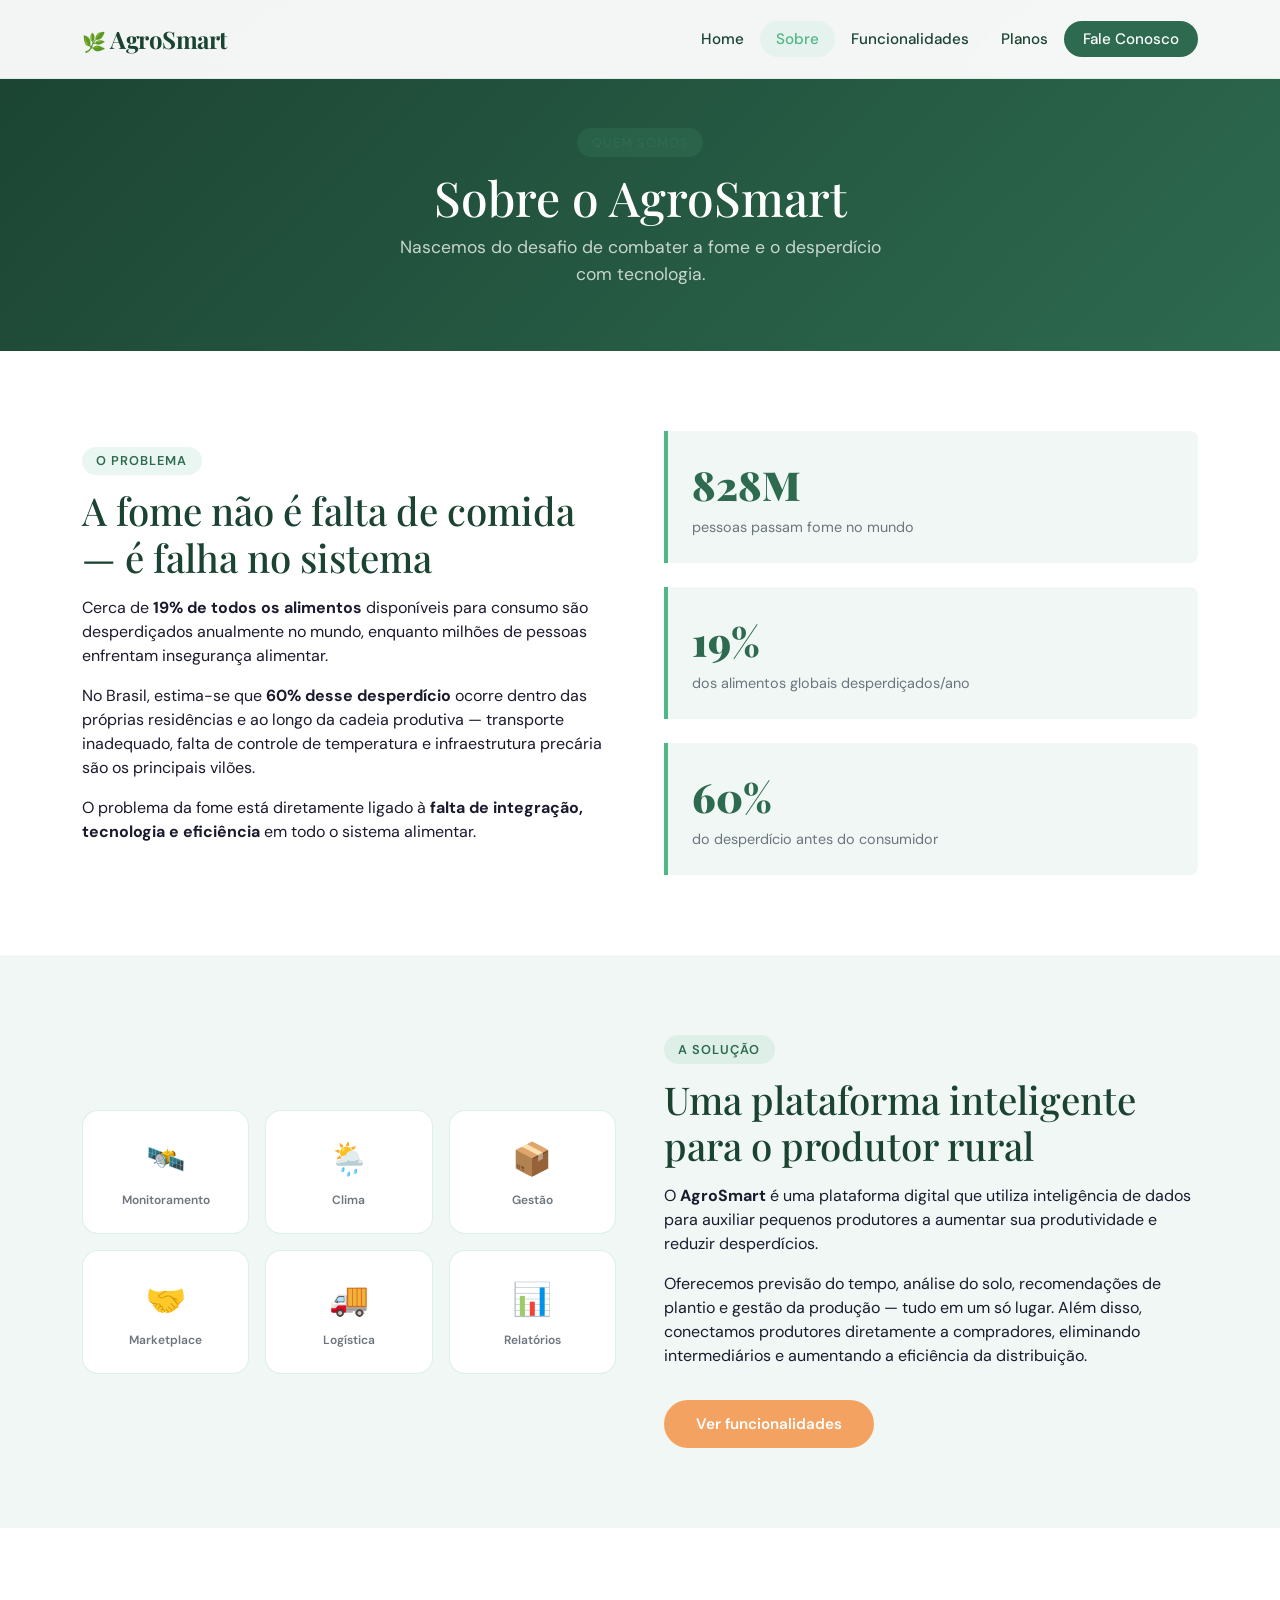
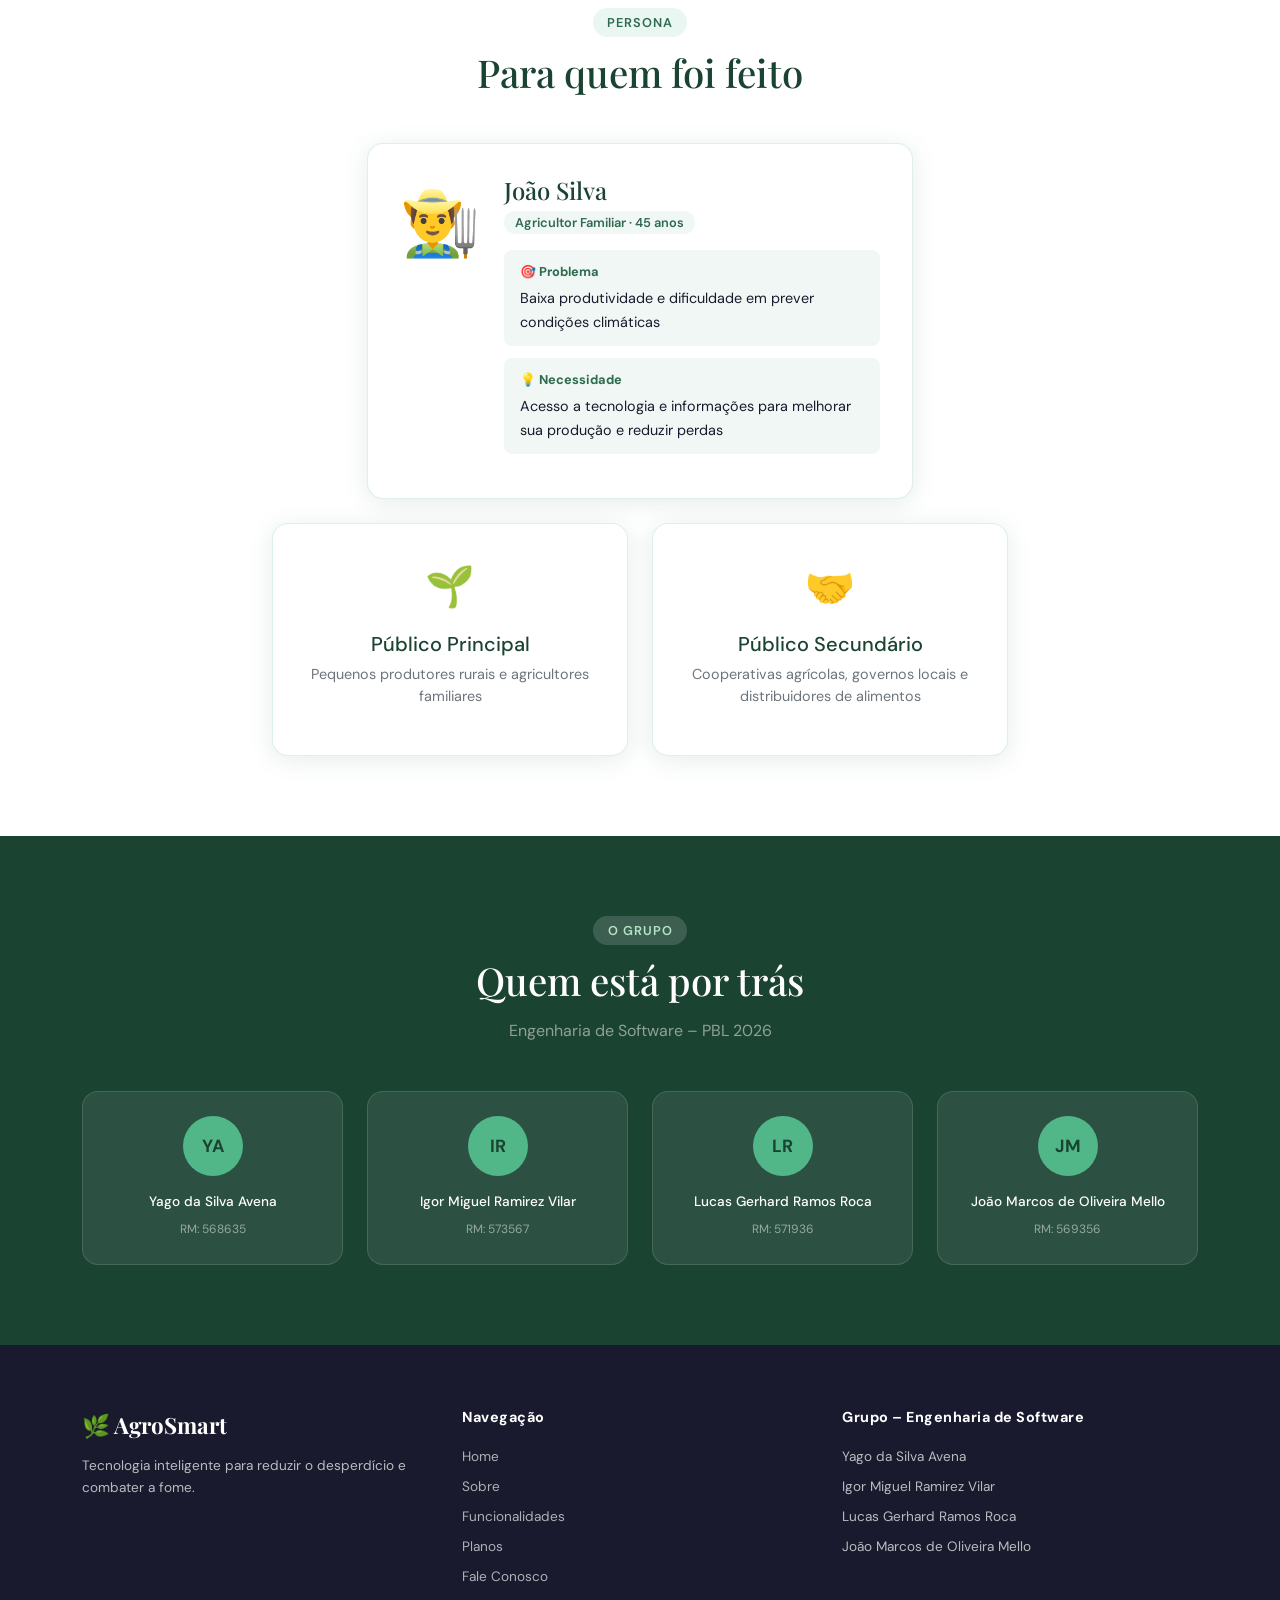
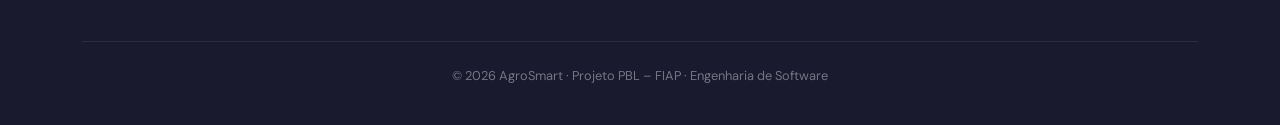
<file: sobre.html>
<!DOCTYPE html>
<html lang="pt-BR">
<head>
  <meta charset="UTF-8"/>
  <meta name="viewport" content="width=device-width, initial-scale=1.0"/>
  <title>Sobre – AgroSmart</title>
  <link href="https://cdn.jsdelivr.net/npm/bootstrap@5.3.3/dist/css/bootstrap.min.css" rel="stylesheet"/>
  <link href="https://fonts.googleapis.com/css2?family=Playfair+Display:wght@700;900&family=DM+Sans:wght@300;400;500;600&display=swap" rel="stylesheet"/>
  <link rel="stylesheet" href="style.css"/>
</head>
<body>

<nav class="navbar navbar-expand-lg fixed-top" id="mainNav">
  <div class="container">
    <a class="navbar-brand" href="index.html"><span class="brand-icon">🌿</span> AgroSmart</a>
    <button class="navbar-toggler" type="button" data-bs-toggle="collapse" data-bs-target="#navMenu">
      <span class="navbar-toggler-icon"></span>
    </button>
    <div class="collapse navbar-collapse" id="navMenu">
      <ul class="navbar-nav ms-auto">
        <li class="nav-item"><a class="nav-link" href="index.html">Home</a></li>
        <li class="nav-item"><a class="nav-link active" href="sobre.html">Sobre</a></li>
        <li class="nav-item"><a class="nav-link" href="funcionalidades.html">Funcionalidades</a></li>
        <li class="nav-item"><a class="nav-link" href="planos.html">Planos</a></li>
        <li class="nav-item"><a class="nav-link btn-nav" href="contato.html">Fale Conosco</a></li>
      </ul>
    </div>
  </div>
</nav>

<!-- PAGE HEADER -->
<section class="page-header">
  <div class="container text-center">
    <span class="section-tag">Quem somos</span>
    <h1 class="page-title">Sobre o AgroSmart</h1>
    <p class="page-sub">Nascemos do desafio de combater a fome e o desperdício com tecnologia.</p>
  </div>
</section>

<!-- PROBLEMA -->
<section class="py-6">
  <div class="container">
    <div class="row align-items-center g-5">
      <div class="col-lg-6">
        <span class="section-tag">O problema</span>
        <h2 class="section-title">A fome não é falta de comida — é falha no sistema</h2>
        <p>Cerca de <strong>19% de todos os alimentos</strong> disponíveis para consumo são desperdiçados anualmente no mundo, enquanto milhões de pessoas enfrentam insegurança alimentar.</p>
        <p>No Brasil, estima-se que <strong>60% desse desperdício</strong> ocorre dentro das próprias residências e ao longo da cadeia produtiva — transporte inadequado, falta de controle de temperatura e infraestrutura precária são os principais vilões.</p>
        <p>O problema da fome está diretamente ligado à <strong>falta de integração, tecnologia e eficiência</strong> em todo o sistema alimentar.</p>
      </div>
      <div class="col-lg-6">
        <div class="problem-visual">
          <div class="problem-stat">
            <span class="p-num">828M</span>
            <span class="p-label">pessoas passam fome no mundo</span>
          </div>
          <div class="problem-stat">
            <span class="p-num">19%</span>
            <span class="p-label">dos alimentos globais desperdiçados/ano</span>
          </div>
          <div class="problem-stat">
            <span class="p-num">60%</span>
            <span class="p-label">do desperdício antes do consumidor</span>
          </div>
        </div>
      </div>
    </div>
  </div>
</section>

<!-- SOLUÇÃO -->
<section class="py-6 bg-light-green">
  <div class="container">
    <div class="row align-items-center g-5">
      <div class="col-lg-6 order-lg-2">
        <span class="section-tag">A solução</span>
        <h2 class="section-title">Uma plataforma inteligente para o produtor rural</h2>
        <p>O <strong>AgroSmart</strong> é uma plataforma digital que utiliza inteligência de dados para auxiliar pequenos produtores a aumentar sua produtividade e reduzir desperdícios.</p>
        <p>Oferecemos previsão do tempo, análise do solo, recomendações de plantio e gestão da produção — tudo em um só lugar. Além disso, conectamos produtores diretamente a compradores, eliminando intermediários e aumentando a eficiência da distribuição.</p>
        <a href="funcionalidades.html" class="btn btn-primary-custom mt-3">Ver funcionalidades</a>
      </div>
      <div class="col-lg-6 order-lg-1">
        <div class="solution-icon-grid">
          <div class="sol-icon">🛰️<span>Monitoramento</span></div>
          <div class="sol-icon">🌦️<span>Clima</span></div>
          <div class="sol-icon">📦<span>Gestão</span></div>
          <div class="sol-icon">🤝<span>Marketplace</span></div>
          <div class="sol-icon">🚚<span>Logística</span></div>
          <div class="sol-icon">📊<span>Relatórios</span></div>
        </div>
      </div>
    </div>
  </div>
</section>

<!-- PERSONA -->
<section class="py-6">
  <div class="container">
    <div class="section-header text-center mb-5">
      <span class="section-tag">Persona</span>
      <h2 class="section-title">Para quem foi feito</h2>
    </div>
    <div class="row justify-content-center">
      <div class="col-lg-6">
        <div class="persona-card">
          <div class="persona-avatar">👨‍🌾</div>
          <div class="persona-info">
            <h3>João Silva</h3>
            <span class="persona-tag">Agricultor Familiar · 45 anos</span>
            <div class="persona-details mt-3">
              <div class="persona-item">
                <span class="pi-label">🎯 Problema</span>
                <span class="pi-text">Baixa produtividade e dificuldade em prever condições climáticas</span>
              </div>
              <div class="persona-item">
                <span class="pi-label">💡 Necessidade</span>
                <span class="pi-text">Acesso a tecnologia e informações para melhorar sua produção e reduzir perdas</span>
              </div>
            </div>
          </div>
        </div>
      </div>
    </div>
    <div class="row mt-4 justify-content-center">
      <div class="col-md-4 text-center">
        <div class="audience-card">
          <div class="aud-icon">🌱</div>
          <h5>Público Principal</h5>
          <p>Pequenos produtores rurais e agricultores familiares</p>
        </div>
      </div>
      <div class="col-md-4 text-center">
        <div class="audience-card">
          <div class="aud-icon">🤝</div>
          <h5>Público Secundário</h5>
          <p>Cooperativas agrícolas, governos locais e distribuidores de alimentos</p>
        </div>
      </div>
    </div>
  </div>
</section>

<!-- EQUIPE -->
<section class="py-6 bg-dark-green text-white">
  <div class="container">
    <div class="section-header text-center mb-5">
      <span class="section-tag-light">O grupo</span>
      <h2 class="section-title text-white">Quem está por trás</h2>
      <p class="text-white-50">Engenharia de Software – PBL 2026</p>
    </div>
    <div class="row g-4 justify-content-center">
      <div class="col-md-3 col-6">
        <div class="team-card">
          <div class="team-avatar">YA</div>
          <p>Yago da Silva Avena</p>
          <small>RM: 568635</small>
        </div>
      </div>
      <div class="col-md-3 col-6">
        <div class="team-card">
          <div class="team-avatar">IR</div>
          <p>Igor Miguel Ramirez Vilar</p>
          <small>RM: 573567</small>
        </div>
      </div>
      <div class="col-md-3 col-6">
        <div class="team-card">
          <div class="team-avatar">LR</div>
          <p>Lucas Gerhard Ramos Roca</p>
          <small>RM: 571936</small>
        </div>
      </div>
      <div class="col-md-3 col-6">
        <div class="team-card">
          <div class="team-avatar">JM</div>
          <p>João Marcos de Oliveira Mello</p>
          <small>RM: 569356</small>
        </div>
      </div>
    </div>
  </div>
</section>

<footer class="footer">
  <div class="container">
    <div class="row">
      <div class="col-md-4">
        <div class="footer-brand">🌿 AgroSmart</div>
        <p class="footer-desc">Tecnologia inteligente para reduzir o desperdício e combater a fome.</p>
      </div>
      <div class="col-md-4">
        <h6>Navegação</h6>
        <ul class="footer-links">
          <li><a href="index.html">Home</a></li>
          <li><a href="sobre.html">Sobre</a></li>
          <li><a href="funcionalidades.html">Funcionalidades</a></li>
          <li><a href="planos.html">Planos</a></li>
          <li><a href="contato.html">Fale Conosco</a></li>
        </ul>
      </div>
      <div class="col-md-4">
        <h6>Grupo – Engenharia de Software</h6>
        <ul class="footer-team">
          <li>Yago da Silva Avena</li>
          <li>Igor Miguel Ramirez Vilar</li>
          <li>Lucas Gerhard Ramos Roca</li>
          <li>João Marcos de Oliveira Mello</li>
        </ul>
      </div>
    </div>
    <div class="footer-bottom">
      <p>© 2026 AgroSmart · Projeto PBL – FIAP · Engenharia de Software</p>
    </div>
  </div>
</footer>

<script src="https://cdn.jsdelivr.net/npm/bootstrap@5.3.3/dist/js/bootstrap.bundle.min.js"></script>
<script src="main.js"></script>
</body>
</html>
</file>
<file: style.css>
/* =============================================
   AGROSMART – CSS PRINCIPAL
   Design: Natural · Sustentável · Moderno
   ============================================= */

:root {
  --green-dark: #1B4332;
  --green-mid: #2D6A4F;
  --green-light: #52B788;
  --green-pale: #B7E4C7;
  --green-bg: #F0F7F4;
  --accent: #F4A261;
  --accent-dark: #E07A3D;
  --white: #FFFFFF;
  --gray-100: #F8F9FA;
  --gray-text: #6C757D;
  --dark: #1A1A2E;
  --shadow: 0 4px 24px rgba(45, 106, 79, 0.12);
  --shadow-lg: 0 12px 48px rgba(45, 106, 79, 0.18);
  --radius: 16px;
  --radius-sm: 8px;
}

/* RESET / BASE */
* { box-sizing: border-box; }

body {
  font-family: 'DM Sans', sans-serif;
  color: var(--dark);
  background: var(--white);
  overflow-x: hidden;
}

h1, h2, h3, h4 {
  font-family: 'Playfair Display', serif;
}

.py-6 { padding-top: 5rem; padding-bottom: 5rem; }
.mt-6 { margin-top: 4rem; }

/* ===================== NAVBAR ===================== */
#mainNav {
  background: rgba(255,255,255,0.95);
  backdrop-filter: blur(12px);
  border-bottom: 1px solid rgba(82, 183, 136, 0.15);
  padding: 1rem 0;
  transition: all 0.3s ease;
}

#mainNav.scrolled {
  box-shadow: var(--shadow);
  padding: 0.6rem 0;
}

.navbar-brand {
  font-family: 'Playfair Display', serif;
  font-weight: 700;
  font-size: 1.5rem;
  color: var(--green-dark) !important;
  letter-spacing: -0.5px;
}

.brand-icon { font-size: 1.2rem; }

.nav-link {
  color: var(--green-dark) !important;
  font-weight: 500;
  font-size: 0.95rem;
  padding: 0.4rem 1rem !important;
  border-radius: 50px;
  transition: all 0.2s;
}

.nav-link:hover, .nav-link.active {
  color: var(--green-light) !important;
  background: rgba(82, 183, 136, 0.08);
}

.btn-nav {
  background: var(--green-mid) !important;
  color: white !important;
  padding: 0.4rem 1.2rem !important;
}

.btn-nav:hover {
  background: var(--green-dark) !important;
  color: white !important;
}

/* ===================== HERO ===================== */
.hero-section {
  background: linear-gradient(135deg, var(--green-dark) 0%, var(--green-mid) 60%, #40916C 100%);
  min-height: 100vh;
  position: relative;
  overflow: hidden;
  display: flex;
  flex-direction: column;
}

.hero-bg-pattern {
  position: absolute;
  inset: 0;
  background-image:
    radial-gradient(circle at 80% 20%, rgba(255,255,255,0.05) 0%, transparent 50%),
    radial-gradient(circle at 10% 80%, rgba(74, 201, 117, 0.1) 0%, transparent 50%);
  pointer-events: none;
}

.hero-content {
  flex: 1;
  padding-top: 7rem;
}

.ods-badge {
  display: inline-block;
  background: rgba(244, 162, 97, 0.2);
  color: var(--accent);
  border: 1px solid rgba(244, 162, 97, 0.4);
  padding: 0.35rem 1rem;
  border-radius: 50px;
  font-size: 0.85rem;
  font-weight: 600;
  letter-spacing: 0.5px;
}

.hero-title {
  font-size: clamp(2.5rem, 5vw, 4rem);
  color: var(--white);
  line-height: 1.1;
  margin-bottom: 1.5rem;
}

.hero-title .highlight {
  color: var(--green-pale);
  font-style: italic;
}

.hero-sub {
  font-size: 1.1rem;
  color: rgba(255,255,255,0.8);
  max-width: 560px;
  line-height: 1.7;
  margin-bottom: 2.5rem;
}

.hero-actions {
  display: flex;
  gap: 1rem;
  flex-wrap: wrap;
}

.btn-primary-custom {
  background: var(--accent);
  color: white;
  border: none;
  padding: 0.8rem 2rem;
  border-radius: 50px;
  font-weight: 600;
  font-size: 0.95rem;
  text-decoration: none;
  transition: all 0.3s;
  display: inline-block;
}

.btn-primary-custom:hover {
  background: var(--accent-dark);
  color: white;
  transform: translateY(-2px);
  box-shadow: 0 8px 24px rgba(224, 122, 61, 0.4);
}

.btn-outline-custom {
  background: transparent;
  color: white;
  border: 2px solid rgba(255,255,255,0.5);
  padding: 0.8rem 2rem;
  border-radius: 50px;
  font-weight: 600;
  font-size: 0.95rem;
  text-decoration: none;
  transition: all 0.3s;
  display: inline-block;
}

.btn-outline-custom:hover {
  border-color: white;
  background: rgba(255,255,255,0.1);
  color: white;
}

/* Hero stats */
.hero-stats {
  display: flex;
  gap: 2rem;
  flex-wrap: wrap;
}

.stat-item {
  display: flex;
  flex-direction: column;
}

.stat-num {
  font-family: 'Playfair Display', serif;
  font-size: 1.8rem;
  font-weight: 900;
  color: var(--green-pale);
}

.stat-label {
  font-size: 0.78rem;
  color: rgba(255,255,255,0.65);
  max-width: 120px;
  line-height: 1.3;
}

.stat-divider {
  width: 1px;
  background: rgba(255,255,255,0.2);
  align-self: stretch;
}

/* Hero illustration */
.hero-illustration {
  position: relative;
  width: 340px;
  height: 340px;
}

.circle-bg {
  position: absolute;
  inset: 0;
  background: rgba(255,255,255,0.06);
  border-radius: 50%;
  border: 2px solid rgba(255,255,255,0.1);
}

.hero-icon-main {
  position: absolute;
  top: 50%;
  left: 50%;
  transform: translate(-50%, -50%);
  font-size: 6rem;
  filter: drop-shadow(0 8px 24px rgba(0,0,0,0.2));
}

.floating-card {
  position: absolute;
  background: rgba(255,255,255,0.95);
  color: var(--green-dark);
  border-radius: 12px;
  padding: 0.6rem 1rem;
  font-size: 0.82rem;
  font-weight: 600;
  box-shadow: 0 8px 24px rgba(0,0,0,0.15);
  white-space: nowrap;
  animation: float 3s ease-in-out infinite;
}

.card-1 { top: 10%; right: -5%; animation-delay: 0s; }
.card-2 { bottom: 25%; right: -10%; animation-delay: 0.8s; }
.card-3 { bottom: 5%; left: -5%; animation-delay: 1.5s; }

@keyframes float {
  0%, 100% { transform: translateY(0); }
  50% { transform: translateY(-8px); }
}

/* Pitch banner */
.pitch-banner {
  background: rgba(0,0,0,0.25);
  padding: 0.85rem 0;
  font-size: 0.9rem;
  color: rgba(255,255,255,0.85);
}

.pitch-link {
  color: var(--accent);
  font-weight: 600;
  text-decoration: none;
  transition: color 0.2s;
}

.pitch-link:hover { color: #fff; }

/* ===================== SECTIONS ===================== */
.section-tag {
  display: inline-block;
  background: rgba(82, 183, 136, 0.12);
  color: var(--green-mid);
  padding: 0.3rem 0.9rem;
  border-radius: 50px;
  font-size: 0.8rem;
  font-weight: 600;
  letter-spacing: 1px;
  text-transform: uppercase;
  margin-bottom: 0.75rem;
}

.section-tag-light {
  display: inline-block;
  background: rgba(255,255,255,0.15);
  color: var(--green-pale);
  padding: 0.3rem 0.9rem;
  border-radius: 50px;
  font-size: 0.8rem;
  font-weight: 600;
  letter-spacing: 1px;
  text-transform: uppercase;
  margin-bottom: 0.75rem;
}

.section-title {
  font-size: clamp(1.8rem, 3vw, 2.5rem);
  color: var(--green-dark);
  line-height: 1.2;
  margin-bottom: 1rem;
}

.bg-light-green { background: var(--green-bg); }
.bg-dark-green { background: var(--green-dark); }

/* ===================== STEP CARDS ===================== */
.step-card {
  background: var(--white);
  border: 1px solid rgba(82, 183, 136, 0.15);
  border-radius: var(--radius);
  padding: 2.5rem 2rem;
  position: relative;
  overflow: hidden;
  transition: all 0.3s;
}

.step-card:hover {
  transform: translateY(-4px);
  box-shadow: var(--shadow-lg);
  border-color: var(--green-light);
}

.step-number {
  position: absolute;
  top: 1.2rem;
  right: 1.5rem;
  font-family: 'Playfair Display', serif;
  font-size: 4rem;
  font-weight: 900;
  color: rgba(82, 183, 136, 0.08);
  line-height: 1;
}

.step-icon { font-size: 2.5rem; margin-bottom: 1rem; }
.step-card h4 { color: var(--green-dark); font-size: 1.3rem; }
.step-card p { color: var(--gray-text); font-size: 0.95rem; }

/* ===================== CTA SECTION ===================== */
.cta-section {
  background: linear-gradient(135deg, var(--green-mid), var(--green-dark));
  color: white;
}

.cta-section h2 {
  color: white;
  font-size: 2rem;
}

.cta-section p { color: rgba(255,255,255,0.75); }

/* ===================== PAGE HEADER ===================== */
.page-header {
  background: linear-gradient(135deg, var(--green-dark), var(--green-mid));
  padding: 8rem 0 4rem;
  text-align: center;
}

.page-title {
  color: white;
  font-size: clamp(2rem, 4vw, 3rem);
}

.page-sub {
  color: rgba(255,255,255,0.75);
  font-size: 1.1rem;
  max-width: 500px;
  margin: 0 auto;
}

/* ===================== SOBRE PAGE ===================== */
.problem-visual {
  display: flex;
  flex-direction: column;
  gap: 1.5rem;
}

.problem-stat {
  background: var(--green-bg);
  border-left: 4px solid var(--green-light);
  border-radius: 0 var(--radius-sm) var(--radius-sm) 0;
  padding: 1.5rem;
}

.p-num {
  display: block;
  font-family: 'Playfair Display', serif;
  font-size: 2.5rem;
  font-weight: 900;
  color: var(--green-mid);
}

.p-label {
  color: var(--gray-text);
  font-size: 0.9rem;
}

.solution-icon-grid {
  display: grid;
  grid-template-columns: repeat(3, 1fr);
  gap: 1rem;
}

.sol-icon {
  background: white;
  border: 1px solid rgba(82, 183, 136, 0.2);
  border-radius: var(--radius);
  padding: 1.5rem 1rem;
  text-align: center;
  font-size: 2rem;
  display: flex;
  flex-direction: column;
  gap: 0.5rem;
  transition: all 0.3s;
}

.sol-icon:hover {
  background: var(--green-mid);
  color: white;
  transform: translateY(-3px);
  box-shadow: var(--shadow);
}

.sol-icon span {
  font-size: 0.75rem;
  font-family: 'DM Sans', sans-serif;
  font-weight: 600;
  color: var(--gray-text);
}

.sol-icon:hover span { color: rgba(255,255,255,0.8); }

/* Persona */
.persona-card {
  background: white;
  border: 1px solid rgba(82, 183, 136, 0.2);
  border-radius: var(--radius);
  padding: 2rem;
  display: flex;
  gap: 1.5rem;
  align-items: flex-start;
  box-shadow: var(--shadow);
}

.persona-avatar {
  font-size: 4rem;
  flex-shrink: 0;
}

.persona-info h3 {
  color: var(--green-dark);
  font-size: 1.5rem;
  margin-bottom: 0.3rem;
}

.persona-tag {
  background: var(--green-bg);
  color: var(--green-mid);
  padding: 0.2rem 0.7rem;
  border-radius: 50px;
  font-size: 0.8rem;
  font-weight: 600;
}

.persona-item {
  background: var(--green-bg);
  border-radius: var(--radius-sm);
  padding: 0.75rem 1rem;
  margin-bottom: 0.75rem;
}

.pi-label {
  display: block;
  font-size: 0.8rem;
  font-weight: 700;
  color: var(--green-mid);
  margin-bottom: 0.3rem;
}

.pi-text {
  font-size: 0.9rem;
  color: var(--dark);
}

.audience-card {
  background: white;
  border: 1px solid rgba(82, 183, 136, 0.2);
  border-radius: var(--radius);
  padding: 2rem;
  box-shadow: var(--shadow);
}

.aud-icon { font-size: 2.5rem; margin-bottom: 1rem; }
.audience-card h5 { color: var(--green-dark); }
.audience-card p { color: var(--gray-text); font-size: 0.9rem; }

/* Team */
.team-card {
  background: rgba(255,255,255,0.08);
  border: 1px solid rgba(255,255,255,0.12);
  border-radius: var(--radius);
  padding: 1.5rem 1rem;
  text-align: center;
  transition: all 0.3s;
}

.team-card:hover {
  background: rgba(255,255,255,0.15);
  transform: translateY(-3px);
}

.team-avatar {
  width: 60px;
  height: 60px;
  background: var(--green-light);
  color: var(--green-dark);
  border-radius: 50%;
  display: flex;
  align-items: center;
  justify-content: center;
  font-weight: 700;
  font-size: 1.1rem;
  margin: 0 auto 1rem;
}

.team-card p {
  color: white;
  font-size: 0.85rem;
  font-weight: 500;
  margin-bottom: 0.25rem;
}

.team-card small {
  color: rgba(255,255,255,0.5);
  font-size: 0.75rem;
}

/* ===================== FUNCIONALIDADES ===================== */
.feature-card {
  background: white;
  border: 1px solid rgba(82, 183, 136, 0.15);
  border-radius: var(--radius);
  padding: 2rem;
  height: 100%;
  position: relative;
  transition: all 0.3s;
}

.feature-card:hover {
  transform: translateY(-5px);
  box-shadow: var(--shadow-lg);
  border-color: var(--green-light);
}

.feature-card.featured {
  border-color: var(--green-light);
  background: var(--green-bg);
  box-shadow: var(--shadow);
}

.feat-badge {
  display: inline-block;
  background: var(--green-mid);
  color: white;
  padding: 0.2rem 0.7rem;
  border-radius: 50px;
  font-size: 0.75rem;
  font-weight: 700;
  margin-bottom: 1rem;
}

.feat-icon { font-size: 2.5rem; margin-bottom: 1rem; }

.feature-card h4 {
  color: var(--green-dark);
  font-size: 1.2rem;
  margin-bottom: 0.75rem;
}

.feature-card p {
  color: var(--gray-text);
  font-size: 0.9rem;
  margin-bottom: 1rem;
}

.feat-list {
  list-style: none;
  padding: 0;
  margin: 0;
}

.feat-list li {
  font-size: 0.85rem;
  color: var(--gray-text);
  padding: 0.3rem 0;
  border-bottom: 1px solid rgba(82, 183, 136, 0.1);
}

.feat-list li:last-child { border-bottom: none; }

/* Impact */
.impact-card {
  background: white;
  border-radius: var(--radius);
  padding: 2rem 1.5rem;
  box-shadow: var(--shadow);
}

.impact-icon { font-size: 3rem; margin-bottom: 1rem; }
.impact-card p { color: var(--gray-text); font-size: 0.9rem; }

/* ===================== PLANOS ===================== */
.plan-card {
  background: white;
  border: 1px solid rgba(82, 183, 136, 0.2);
  border-radius: var(--radius);
  padding: 2.5rem 2rem;
  height: 100%;
  position: relative;
  transition: all 0.3s;
}

.plan-card:hover {
  transform: translateY(-5px);
  box-shadow: var(--shadow-lg);
}

.plan-card.plan-popular {
  border-color: var(--green-light);
  box-shadow: var(--shadow-lg);
  background: var(--green-bg);
}

.popular-badge {
  position: absolute;
  top: -12px;
  left: 50%;
  transform: translateX(-50%);
  background: var(--green-mid);
  color: white;
  padding: 0.3rem 1.2rem;
  border-radius: 50px;
  font-size: 0.78rem;
  font-weight: 700;
  white-space: nowrap;
}

.plan-header { text-align: center; margin-bottom: 1.5rem; }
.plan-icon { font-size: 2.5rem; display: block; margin-bottom: 0.75rem; }

.plan-header h3 {
  color: var(--green-dark);
  font-size: 1.5rem;
  margin-bottom: 0.75rem;
}

.plan-price {
  margin-bottom: 0.5rem;
}

.price-value {
  font-family: 'Playfair Display', serif;
  font-size: 2.5rem;
  font-weight: 900;
  color: var(--green-mid);
}

.price-period {
  font-size: 0.9rem;
  color: var(--gray-text);
}

.plan-desc {
  font-size: 0.85rem;
  color: var(--gray-text);
}

.plan-features {
  list-style: none;
  padding: 0;
  margin-bottom: 2rem;
}

.plan-features li {
  padding: 0.5rem 0;
  font-size: 0.9rem;
  border-bottom: 1px solid rgba(82, 183, 136, 0.1);
  color: var(--dark);
}

.plan-features li.disabled { color: var(--gray-text); }
.plan-features li:last-child { border-bottom: none; }

.btn-outline-plan {
  display: block;
  width: 100%;
  text-align: center;
  padding: 0.75rem;
  border-radius: 50px;
  border: 2px solid var(--green-mid);
  color: var(--green-mid);
  font-weight: 600;
  text-decoration: none;
  transition: all 0.3s;
}

.btn-outline-plan:hover {
  background: var(--green-mid);
  color: white;
}

/* Compare table */
.compare-table {
  border-radius: var(--radius);
  overflow: hidden;
  box-shadow: var(--shadow);
}

.compare-table thead {
  background: var(--green-dark);
  color: white;
}

.compare-table th, .compare-table td {
  padding: 1rem 1.2rem;
  vertical-align: middle;
}

.highlighted-col {
  background: rgba(82, 183, 136, 0.08) !important;
}

.compare-table tbody tr:hover td {
  background: var(--green-bg);
}

/* ===================== CONTATO ===================== */
.contact-info {
  background: var(--green-bg);
  border-radius: var(--radius);
  padding: 2.5rem 2rem;
}

.contact-info h4 { color: var(--green-dark); margin-bottom: 1.5rem; }

.contact-item {
  display: flex;
  gap: 1rem;
  align-items: flex-start;
  margin-bottom: 1.5rem;
}

.ci-icon {
  font-size: 1.5rem;
  flex-shrink: 0;
  width: 2.5rem;
}

.contact-item strong { display: block; color: var(--green-dark); font-size: 0.9rem; }
.contact-item p { color: var(--gray-text); font-size: 0.9rem; margin: 0; }

.contact-form-card {
  background: white;
  border: 1px solid rgba(82, 183, 136, 0.2);
  border-radius: var(--radius);
  padding: 2.5rem 2rem;
  box-shadow: var(--shadow);
}

.contact-form-card h4 { color: var(--green-dark); }

.form-control, .form-select {
  border: 1.5px solid rgba(82, 183, 136, 0.25);
  border-radius: var(--radius-sm);
  padding: 0.6rem 0.9rem;
  font-size: 0.9rem;
  font-family: 'DM Sans', sans-serif;
  transition: all 0.2s;
}

.form-control:focus, .form-select:focus {
  border-color: var(--green-light);
  box-shadow: 0 0 0 3px rgba(82, 183, 136, 0.15);
  outline: none;
}

.form-label {
  font-weight: 600;
  font-size: 0.85rem;
  color: var(--green-dark);
  margin-bottom: 0.4rem;
}

/* ===================== FOOTER ===================== */
.footer {
  background: var(--dark);
  color: rgba(255,255,255,0.7);
  padding: 4rem 0 0;
}

.footer-brand {
  font-family: 'Playfair Display', serif;
  font-size: 1.4rem;
  font-weight: 700;
  color: white;
  margin-bottom: 0.75rem;
}

.footer-desc { font-size: 0.85rem; line-height: 1.6; }

.footer h6 {
  color: white;
  font-size: 0.9rem;
  font-weight: 700;
  margin-bottom: 1rem;
  letter-spacing: 0.5px;
}

.footer-links, .footer-team {
  list-style: none;
  padding: 0;
  margin: 0;
}

.footer-links li, .footer-team li {
  padding: 0.3rem 0;
  font-size: 0.85rem;
}

.footer-links a {
  color: rgba(255,255,255,0.65);
  text-decoration: none;
  transition: color 0.2s;
}

.footer-links a:hover { color: var(--green-pale); }

.footer-bottom {
  border-top: 1px solid rgba(255,255,255,0.08);
  margin-top: 3rem;
  padding: 1.5rem 0;
  text-align: center;
  font-size: 0.8rem;
  color: rgba(255,255,255,0.4);
}

/* ===================== RESPONSIVE ===================== */
@media (max-width: 768px) {
  .hero-stats { gap: 1rem; }
  .stat-divider { display: none; }
  .persona-card { flex-direction: column; }
  .hero-actions { flex-direction: column; }
  .btn-primary-custom, .btn-outline-custom { text-align: center; }
}
</file>
